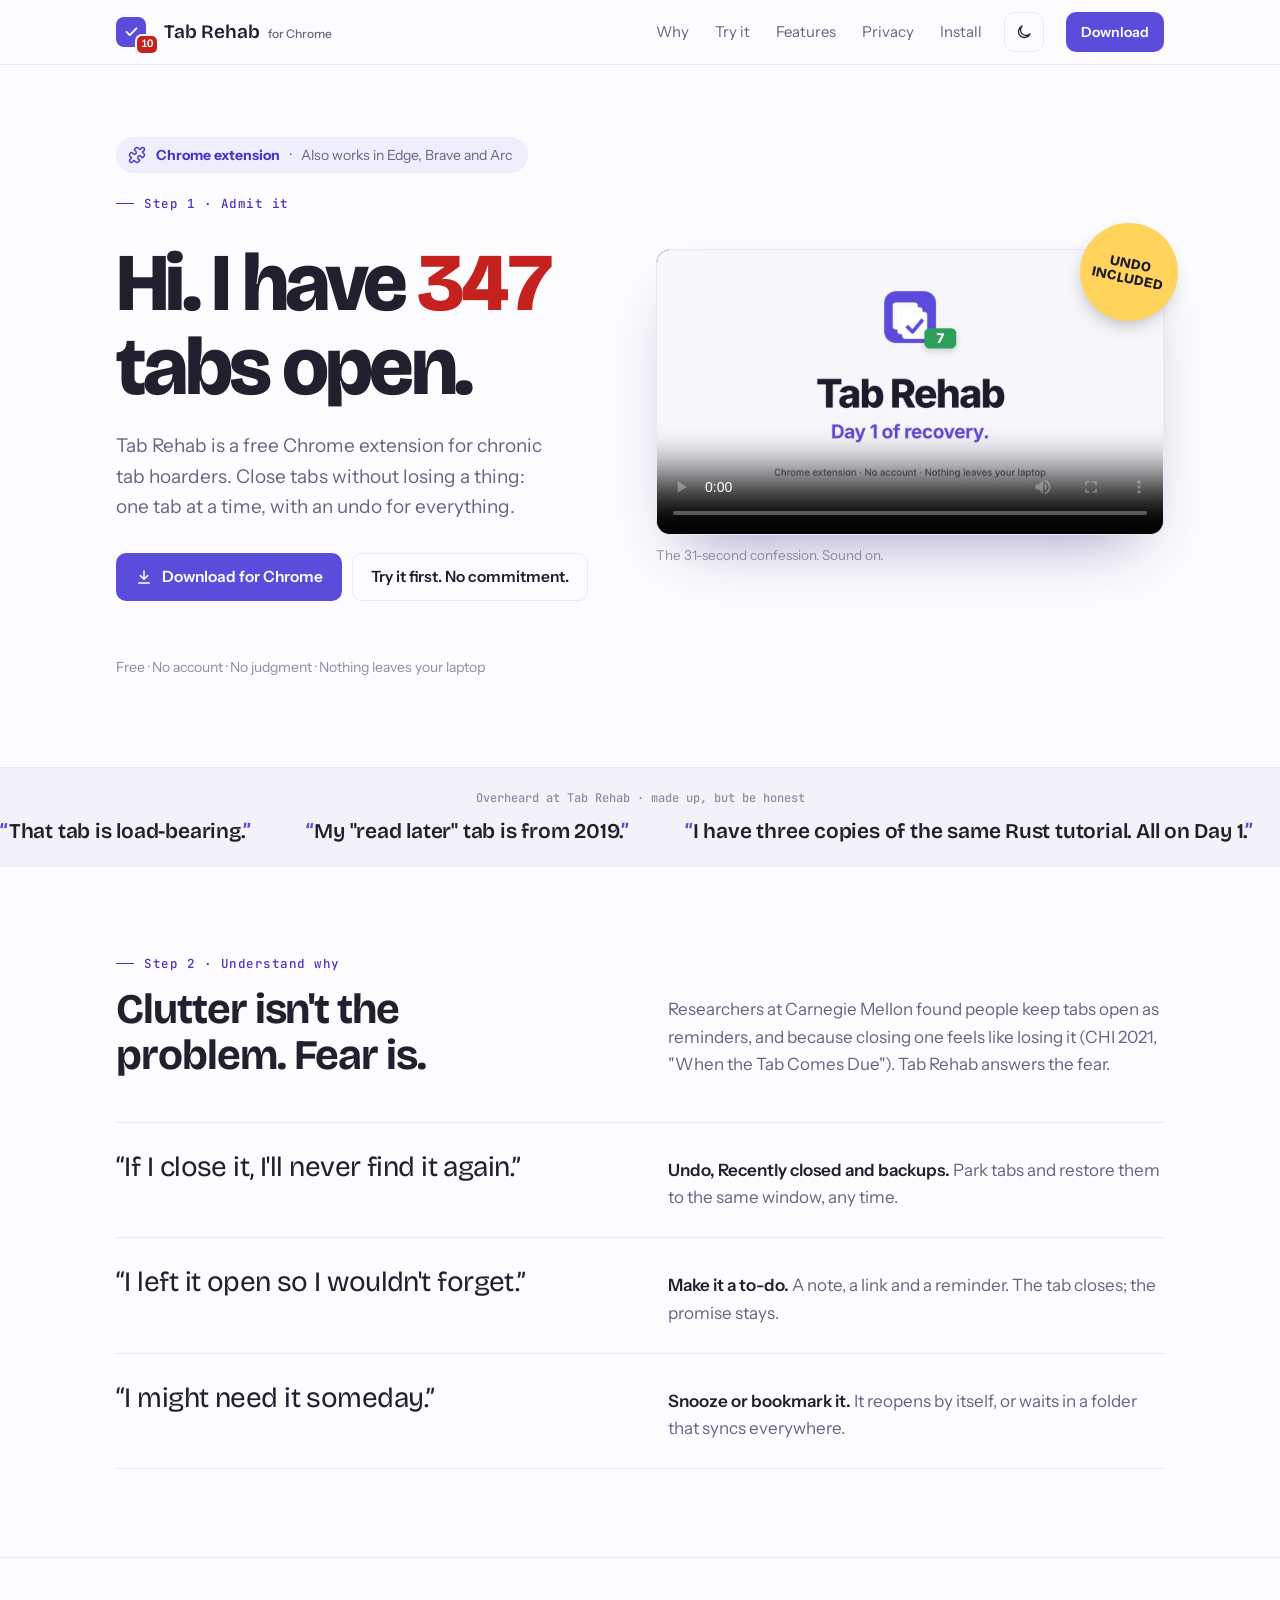
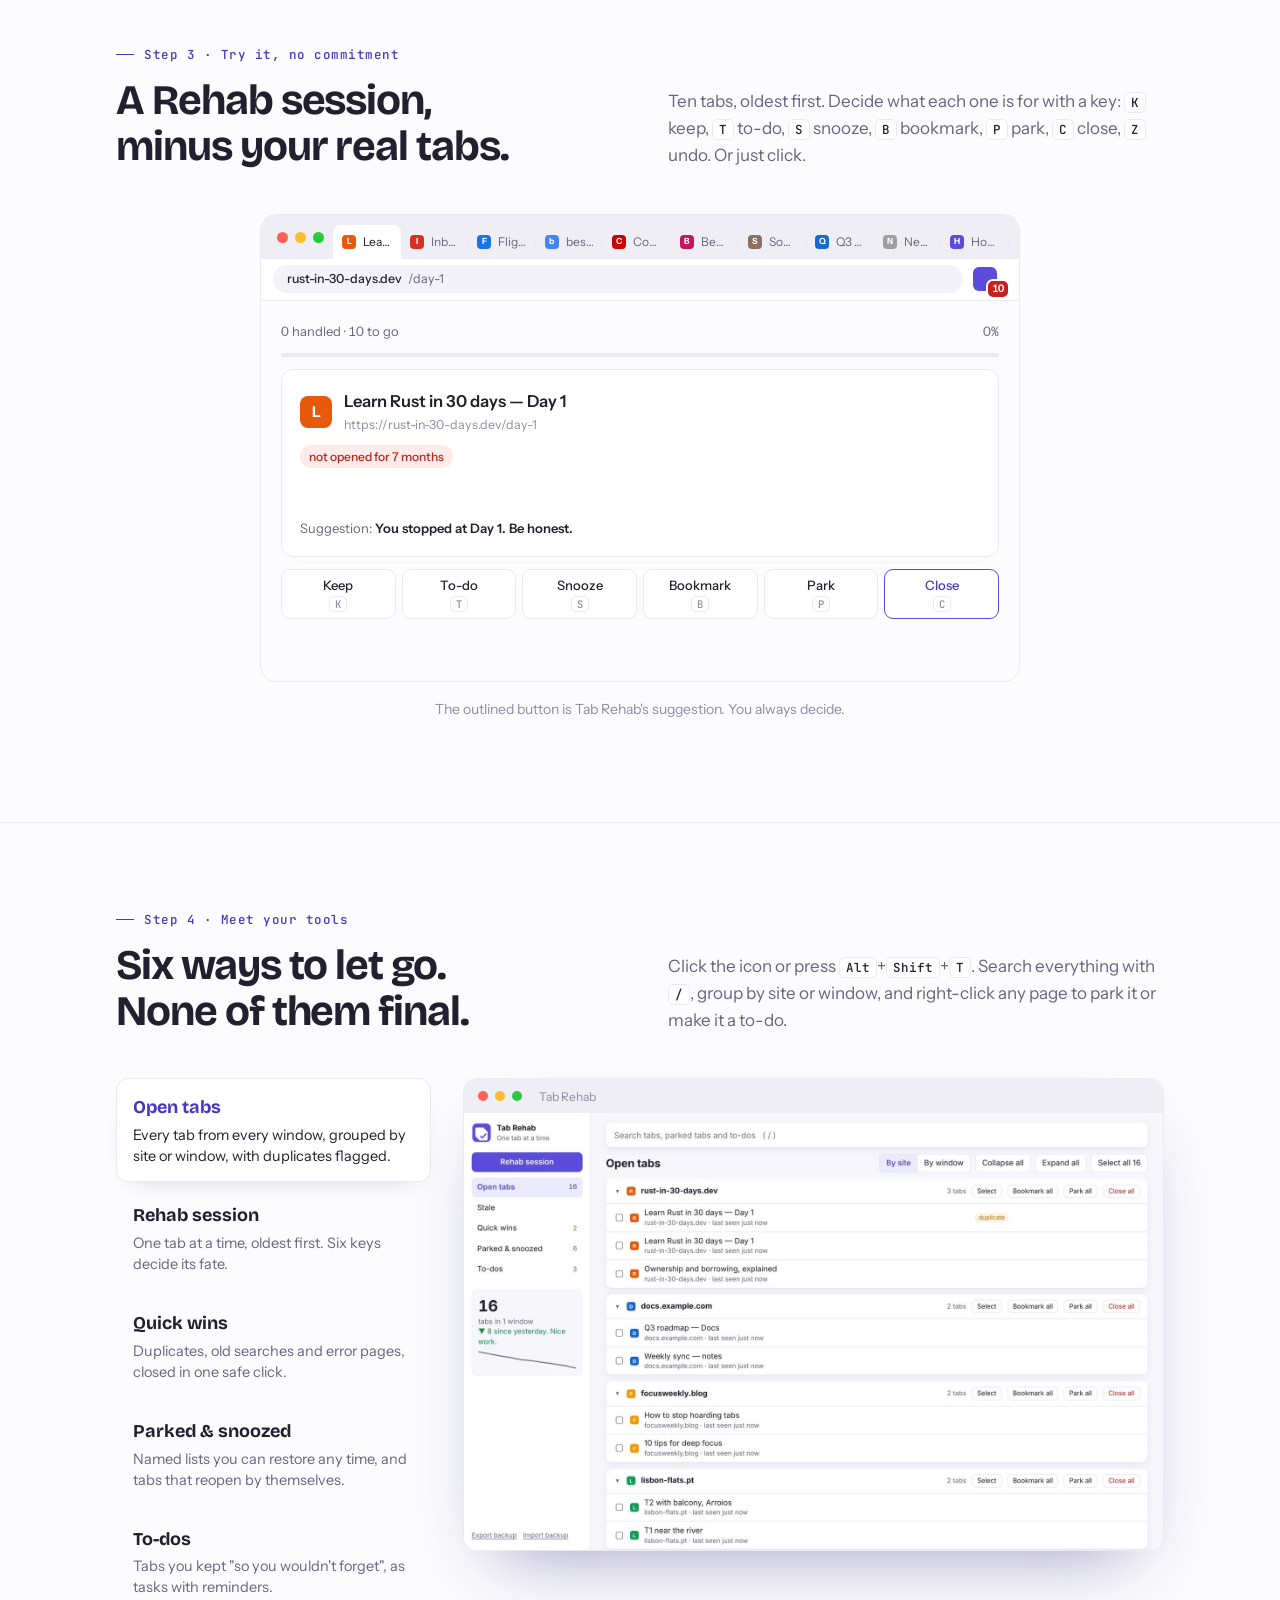
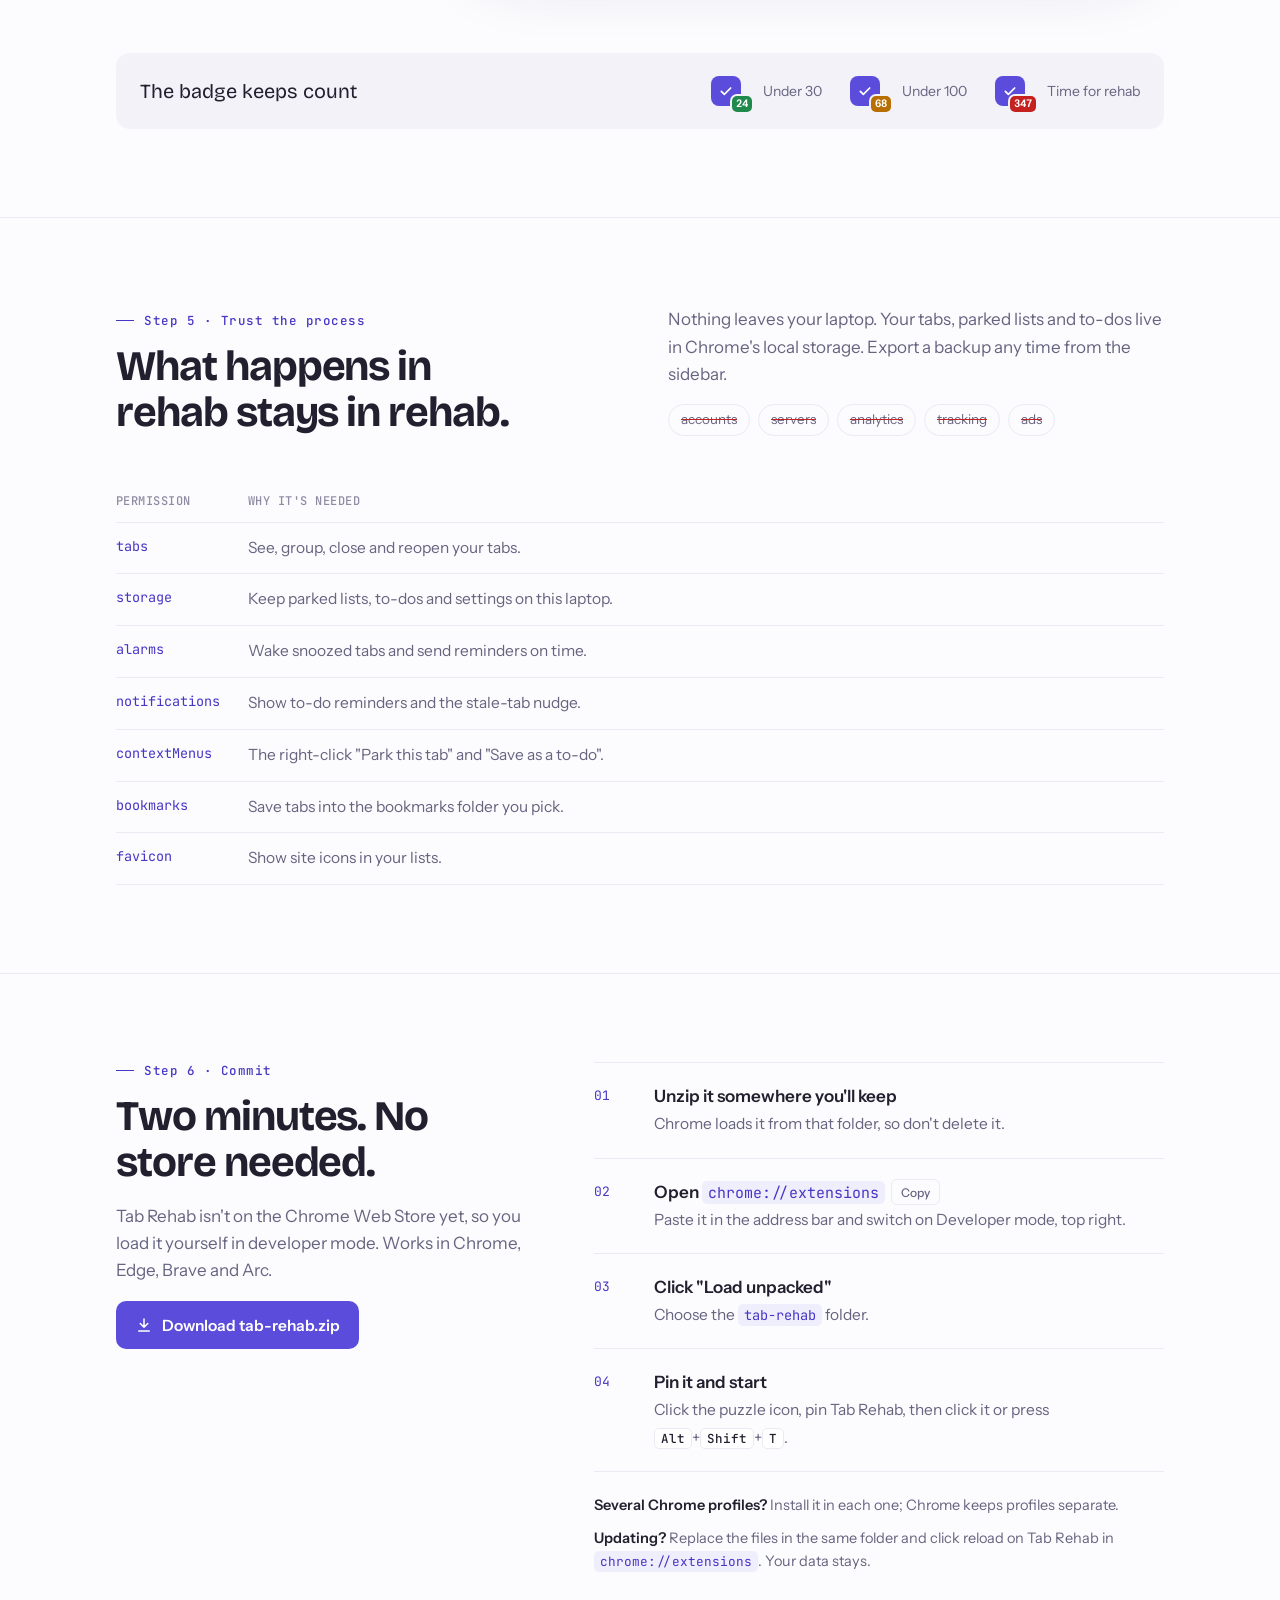
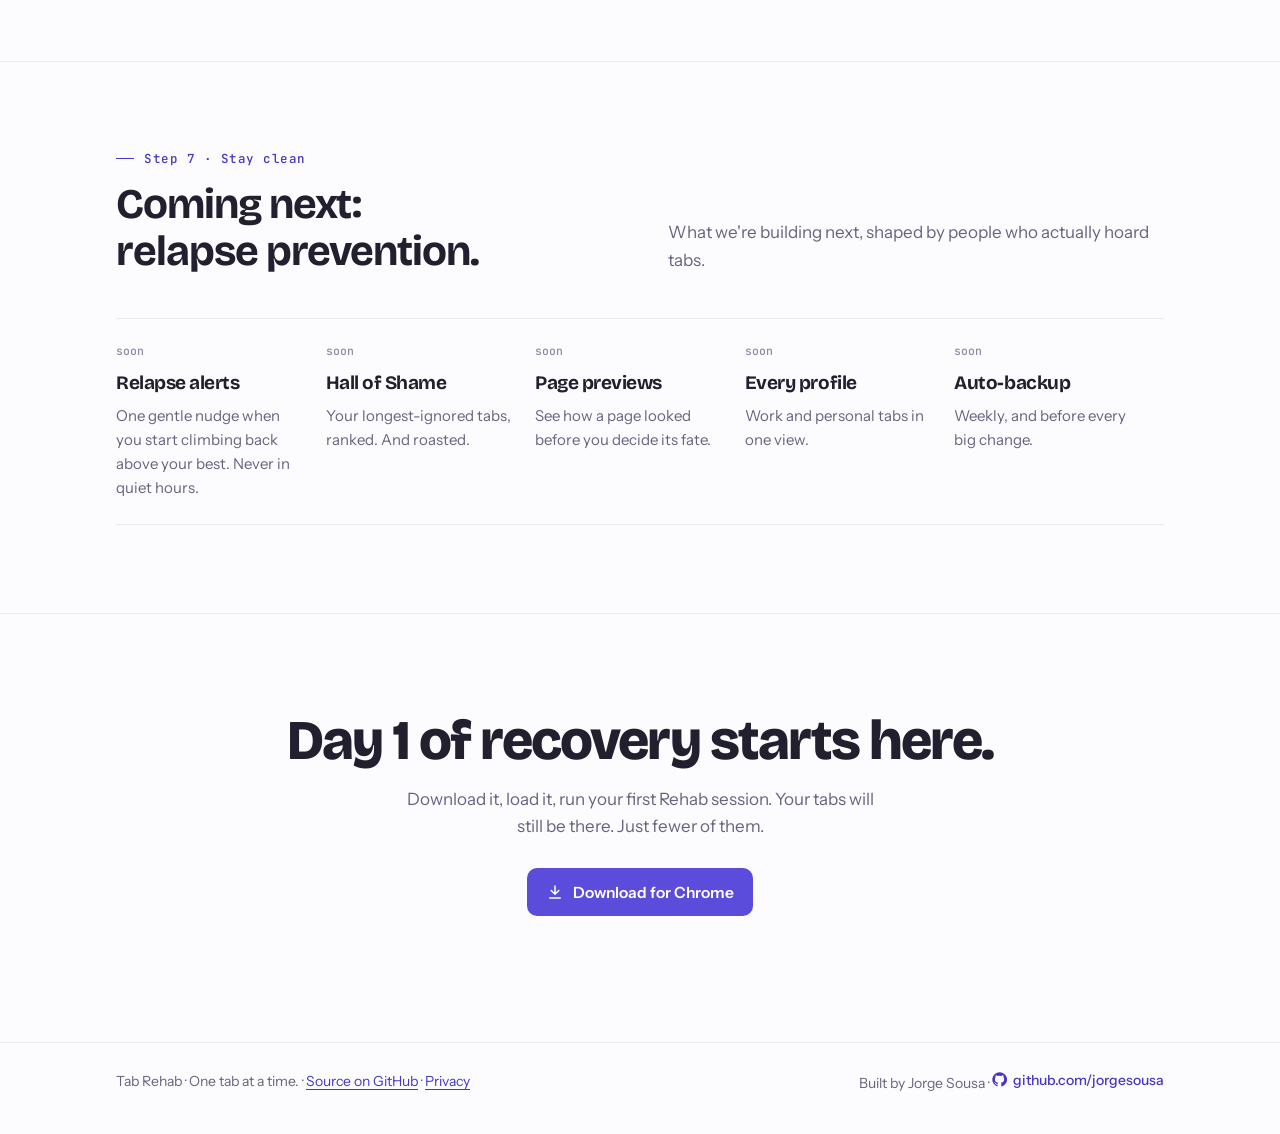
<file: docs/index.html>
<!doctype html>
<html lang="en">
<head>
<meta charset="utf-8">
<meta name="viewport" content="width=device-width, initial-scale=1, viewport-fit=cover">
<title>Tab Rehab · A Chrome extension for chronic tab hoarders</title>
<meta name="description" content="Tab Rehab is a free Chrome extension that helps you close tabs without losing anything: one tab at a time, with an undo for everything.">
<meta property="og:title" content="Tab Rehab">
<meta property="og:description" content="Hi. I have 347 tabs open. A free Chrome extension for chronic tab hoarders.">
<meta property="og:image" content="teaser-poster.jpg">
<link rel="icon" href="favicon.png">
<link rel="preconnect" href="https://fonts.googleapis.com">
<link rel="stylesheet" href="https://fonts.googleapis.com/css2?family=Bricolage+Grotesque:opsz,wght@12..96,400;12..96,500;12..96,600;12..96,700;12..96,800&family=Instrument+Sans:wght@400;500;600&family=JetBrains+Mono:wght@400;500&display=swap">
<style>
/* Layout: one airy column that tells the story in order: problem → why → try it → features → teaser → privacy → install → next. Hairlines instead of boxes. */
:root {
  --bg: #fcfcfe;
  --raised: #ffffff;
  --tint: #f3f2f9;
  --ink: #22202f;
  --muted: #676480;
  --faint: #8e8ba3;
  --line: #ebeaf2;
  --accent: #5b4cdb;
  --accent-ink: #4636c4;
  --accent-soft: #efeefd;
  --on-accent: #ffffff;
  --ok: #1f8a4c; --ok-soft: #e7f6ed; --ok-ink: #17713d;
  --warn: #b86e00; --warn-soft: #fff5e3; --warn-ink: #8a5200;
  --bad: #c5221f; --bad-soft: #fdebea; --bad-ink: #b3261e;
  --chrome: #efeef5;
  --sticker: #ffd35c;
  --display: "Bricolage Grotesque", "Instrument Sans", system-ui, sans-serif;
  --body: "Instrument Sans", system-ui, -apple-system, "Segoe UI", sans-serif;
  --mono: "JetBrains Mono", ui-monospace, Menlo, monospace;
}
@media (prefers-color-scheme: dark) { :root:not([data-theme="light"]) {
  --bg: #111018; --raised: #18171f; --tint: #1d1c27; --ink: #ecebf4; --muted: #a9a6bd; --faint: #7f7b96; --line: #26243282;
  --accent: #9a8fff; --accent-ink: #b9b1ff; --accent-soft: #24213f; --on-accent: #111018;
  --ok: #4fc483; --ok-soft: #15291f; --ok-ink: #84dcab;
  --warn: #f0aa3c; --warn-soft: #2f2410; --warn-ink: #f5c477;
  --bad: #ff6b66; --bad-soft: #321819; --bad-ink: #ff9d98;
  --chrome: #0c0b12;
  color-scheme: dark } }
:root[data-theme="dark"] {
  --bg: #111018; --raised: #18171f; --tint: #1d1c27; --ink: #ecebf4; --muted: #a9a6bd; --faint: #7f7b96; --line: #26243282;
  --accent: #9a8fff; --accent-ink: #b9b1ff; --accent-soft: #24213f; --on-accent: #111018;
  --ok: #4fc483; --ok-soft: #15291f; --ok-ink: #84dcab;
  --warn: #f0aa3c; --warn-soft: #2f2410; --warn-ink: #f5c477;
  --bad: #ff6b66; --bad-soft: #321819; --bad-ink: #ff9d98;
  --chrome: #0c0b12;
  color-scheme: dark }

* { box-sizing: border-box; }
html { scroll-behavior: smooth; }
body { background: var(--bg); color: var(--ink); font: 400 17px/1.6 var(--body); overflow-x: hidden; transition: background-color .3s, color .3s; }
body::before { content: ""; position: fixed; inset: 0 0 auto; height: env(safe-area-inset-top, 0px); z-index: 10; background: var(--bg); }
.wrap { max-width: 1080px; margin: 0 auto; padding-left: max(16px, env(safe-area-inset-left, 0px)); padding-right: max(16px, env(safe-area-inset-right, 0px)); }
a { color: var(--accent-ink); text-underline-offset: 3px; }
:focus-visible { outline: 2px solid var(--accent); outline-offset: 3px; border-radius: 6px; }
h1, h2, h3 { font-family: var(--display); font-weight: 700; letter-spacing: -0.025em; text-wrap: balance; margin: 0; }
h2 { font-size: clamp(30px, 3.6vw, 42px); line-height: 1.1; }
.label { font: 500 12.5px var(--mono); letter-spacing: .04em; color: var(--accent-ink); display: flex; gap: 10px; align-items: center; }
.label::before { content: ""; width: 18px; height: 1px; background: currentColor; }
.muted { color: var(--muted); }
kbd { font: 500 12.5px var(--mono); border: 1px solid var(--line); border-radius: 5px; padding: 1px 6px; background: var(--raised); color: var(--ink); }
code { font: 400 0.88em var(--mono); color: var(--accent-ink); background: var(--accent-soft); padding: 2px 6px; border-radius: 5px; }

/* header */
.top { position: sticky; top: env(safe-area-inset-top, 0px); z-index: 20; background: color-mix(in srgb, var(--bg) 82%, transparent); backdrop-filter: blur(14px); border-bottom: 1px solid var(--line); }
.top .wrap { display: flex; align-items: center; gap: 22px; padding-block: 12px; }
.brand { display: flex; align-items: center; gap: 18px; font-family: var(--display); font-weight: 600; font-size: 19px; color: var(--ink); text-decoration: none; }
.mark { width: 30px; height: 30px; border-radius: 8px; background: var(--accent); display: grid; place-items: center; position: relative; flex: none; }
.mark svg { width: 17px; height: 17px; }
.badge { position: absolute; right: -11px; bottom: -6px; min-width: 20px; text-align: center; color: #fff; font: 600 10.5px/1 var(--body); padding: 3px 4px; border-radius: 5px; box-shadow: 0 0 0 2px var(--bg); font-variant-numeric: tabular-nums; background: var(--bad); transition: background-color .3s; }
.badge.amber { background: var(--warn); } .badge.green { background: var(--ok); }
.badge.bump { animation: bump .35s ease-out; }
@keyframes bump { 40% { transform: scale(1.3); } }
.top nav { margin-left: auto; display: flex; gap: 26px; font-size: 15px; }
.top nav a { color: var(--muted); text-decoration: none; }
.top nav a:hover { color: var(--ink); }
.theme { width: 40px; height: 40px; border-radius: 10px; border: 1px solid var(--line); background: transparent; color: var(--ink); display: grid; place-items: center; cursor: pointer; flex: none; }
.theme svg { width: 18px; height: 18px; }
.theme .sun { display: none; }
.is-dark .theme .sun { display: block; } .is-dark .theme .moon { display: none; }

.btn { display: inline-flex; align-items: center; justify-content: center; gap: 9px; font: 600 15.5px var(--body); border-radius: 10px; padding: 0 18px; min-height: 48px; cursor: pointer; text-decoration: none; border: 1px solid transparent; }
.btn-primary { background: var(--accent); color: var(--on-accent); }
.btn-primary:hover { filter: brightness(1.08); }
.btn-line { border-color: var(--line); color: var(--ink); background: transparent; }
.btn-line:hover { border-color: var(--accent); }
.btn svg { width: 18px; height: 18px; }
.btn-small { min-height: 40px; font-size: 14px; padding: 0 14px; }
.status { font-size: 14px; color: var(--muted); min-height: 1.4em; margin-top: 10px; }
.status.ok { color: var(--ok-ink); } .status.err { color: var(--bad-ink); }

section { padding-block: 88px; border-top: 1px solid var(--line); }
.head { display: grid; grid-template-columns: minmax(0, 1fr) minmax(0, 1fr); gap: 20px 56px; align-items: end; margin-bottom: 44px; }
.head p { margin: 0; color: var(--muted); max-width: 46ch; }
.head h2 { margin-top: 14px; }

/* 1 · hero */
.hero { padding-block: 72px 88px; display: grid; grid-template-columns: minmax(0, 1fr) minmax(0, 1.05fr); gap: 56px; align-items: center; }
.hero h1 { font-size: clamp(46px, 6.4vw, 82px); line-height: 1.02; font-weight: 800; letter-spacing: -0.045em; margin-block: 30px 22px; }
.swap { position: relative; display: inline-block; }
#h347 { position: relative; transition: color .35s; }
#h347::after { content: ""; position: absolute; left: -4%; right: -4%; top: 54%; height: .085em; border-radius: 99px; background: var(--ink); transform: scaleX(0) rotate(-4deg); transform-origin: left center; transition: transform .35s ease; }
.struck #h347 { color: var(--faint); }
.struck #h347::after { transform: scaleX(1) rotate(-4deg); }
#h7 { position: absolute; left: 50%; top: -.52em; font-size: .62em; color: var(--ok); font-weight: 800; transform: translateX(-50%) rotate(-10deg) scale(0); transition: transform .45s cubic-bezier(.3,1.7,.5,1) .15s; }
.struck #h7 { transform: translateX(-50%) rotate(-10deg) scale(1); }
.herofig { position: relative; }
.sticker { position: absolute; right: -14px; top: -26px; z-index: 2; width: 98px; height: 98px; border-radius: 50%; background: var(--sticker); color: #1d1b2c; display: grid; place-items: center; text-align: center; font: 800 14px/1.05 var(--display); letter-spacing: .02em; text-transform: uppercase; transform: rotate(12deg); box-shadow: 0 8px 20px -8px rgba(0,0,0,.35); transition: transform .35s cubic-bezier(.3,1.6,.5,1); }
.herofig:hover .sticker { transform: rotate(-8deg) scale(1.08); }
.overheard { border-top: 1px solid var(--line); padding-block: 22px; background: var(--tint); overflow: hidden; }
.ohlab { font: 500 12px var(--mono); color: var(--faint); text-align: center; margin-bottom: 12px; padding-inline: 16px; }
.marq { display: flex; width: max-content; animation: marq 48s linear infinite; }
.marq span { font: 600 21px var(--display); letter-spacing: -0.01em; white-space: nowrap; color: var(--ink); margin-right: 56px; }
.marq span::before { content: "\201C"; color: var(--accent); }
.marq span::after { content: "\201D"; color: var(--accent); }
.overheard:hover .marq { animation-play-state: paused; }
@keyframes marq { to { transform: translateX(-50%); } }
#why { border-top: 1px solid var(--line); }
.hero h1 em { font-style: normal; color: var(--bad); font-variant-numeric: tabular-nums; }
.hero .lede { font-size: 19px; color: var(--muted); max-width: 34ch; margin: 0 0 30px; }
.ctas { display: flex; flex-wrap: wrap; gap: 10px; }
.facts { margin-top: 26px; font-size: 14px; color: var(--faint); }

.mini { border: 1px solid var(--line); border-radius: 14px; overflow: hidden; background: var(--raised); }
.mini .bar { background: var(--chrome); height: 40px; display: flex; align-items: flex-end; padding: 0 8px 0 64px; position: relative; }
.mini .lights { position: absolute; left: 14px; top: 15px; display: flex; gap: 6px; }
.mini .lights i { width: 10px; height: 10px; border-radius: 50%; display: block; }
.mstrip { display: flex; flex: 1; min-width: 0; height: 30px; overflow: hidden; }
.mt { flex: 1 1 0; min-width: 0; max-width: 120px; height: 30px; display: flex; align-items: center; gap: 6px; padding: 0 3px; font-size: 11.5px; color: var(--muted); white-space: nowrap; overflow: hidden; position: relative; border-radius: 7px 7px 0 0; transition: max-width .45s ease, padding .45s ease, opacity .3s; }
.mt::after { content: ""; position: absolute; right: 0; top: 8px; bottom: 8px; width: 1px; background: var(--line); }
.mt i { width: 11px; height: 11px; border-radius: 3px; flex: none; }
.mt span { overflow: hidden; text-overflow: ellipsis; }
.mt.first { background: var(--raised); color: var(--ink); }
.mt.gone { max-width: 0; padding: 0; opacity: 0; }
.mini .tool { height: 40px; display: flex; align-items: center; gap: 10px; padding: 0 12px; border-bottom: 1px solid var(--line); }
.mini .omni { flex: 1; height: 26px; border-radius: 13px; background: var(--tint); font-size: 12px; color: var(--muted); display: flex; align-items: center; padding: 0 12px; }
.mini .ext { position: relative; width: 22px; height: 22px; border-radius: 6px; background: var(--accent); margin-right: 10px; }
.mini .ext .badge { box-shadow: 0 0 0 2px var(--raised); }
.mini .page { padding: 34px 28px 30px; display: flex; flex-direction: column; align-items: center; text-align: center; gap: 6px; }
.mini .num { font: 400 clamp(64px, 9vw, 104px)/1 var(--display); letter-spacing: -0.05em; font-variant-numeric: tabular-nums; color: var(--bad); transition: color .4s; }
.mini .num.amber { color: var(--warn); } .mini .num.green { color: var(--ok); }
.mini .cap { font-size: 15px; color: var(--muted); min-height: 1.6em; }
.replay { margin-top: 10px; font: 500 13px var(--body); color: var(--muted); background: transparent; border: 1px solid var(--line); border-radius: 99px; padding: 6px 14px; cursor: pointer; min-height: 34px; }
.replay:hover { color: var(--ink); border-color: var(--accent); }

/* 2 · why */
.fears { display: grid; }
.fear { display: grid; grid-template-columns: minmax(0, 1fr) minmax(0, 1fr); gap: 20px 56px; padding-block: 26px; border-top: 1px solid var(--line); align-items: baseline; }
.fear:last-child { border-bottom: 1px solid var(--line); }
.fear q { font: 400 clamp(22px, 2.6vw, 28px)/1.3 var(--display); letter-spacing: -0.02em; quotes: "\201C" "\201D"; background-image: linear-gradient(var(--bad), var(--bad)); background-size: 0% 1.5px; background-position: 0 62%; background-repeat: no-repeat; -webkit-box-decoration-break: clone; box-decoration-break: clone; transition: background-size .5s ease, color .5s ease; }
.fear:hover q { background-size: 100% 1.5px; color: var(--muted); }
.fear p { margin: 0; color: var(--muted); }
.fear p b { color: var(--ink); font-weight: 600; }

/* 3 · try it */
.demo { max-width: 760px; margin: 0 auto; border: 1px solid var(--line); border-radius: 16px; overflow: hidden; background: var(--raised); position: relative; }
.demo .bar { background: var(--chrome); height: 44px; display: flex; align-items: flex-end; padding: 0 10px 0 72px; position: relative; }
.demo .lights { position: absolute; left: 16px; top: 17px; display: flex; gap: 7px; }
.demo .lights i { width: 11px; height: 11px; border-radius: 50%; display: block; }
.strip { display: flex; height: 34px; flex: 1; min-width: 0; overflow: hidden; }
.tb { flex: 1 1 0; min-width: 0; max-width: 150px; height: 34px; display: flex; align-items: center; gap: 7px; padding: 0 9px; font-size: 12px; color: var(--muted); white-space: nowrap; overflow: hidden; position: relative; border-radius: 8px 8px 0 0; transition: max-width .35s ease, padding .35s ease, opacity .25s; }
.tb::after { content: ""; position: absolute; right: 0; top: 9px; bottom: 9px; width: 1px; background: var(--line); }
.tb span { overflow: hidden; text-overflow: ellipsis; }
.tb.cur { background: var(--raised); color: var(--ink); }
.tb.cur::after { display: none; }
.tb.kept { color: var(--ok-ink); }
.tb.gone { max-width: 0; padding: 0; opacity: 0; }
.fv { width: 14px; height: 14px; border-radius: 4px; flex: none; display: grid; place-items: center; color: #fff; font: 700 8.5px/1 var(--body); }
.demo .tool { height: 42px; display: flex; align-items: center; gap: 10px; padding: 0 12px; border-bottom: 1px solid var(--line); }
.demo .omni { flex: 1; min-width: 0; height: 28px; border-radius: 14px; background: var(--tint); display: flex; align-items: center; gap: 6px; padding: 0 14px; font-size: 12.5px; color: var(--muted); white-space: nowrap; overflow: hidden; }
.demo .omni b { color: var(--ink); font-weight: 500; }
.demo .ext { position: relative; width: 24px; height: 24px; border-radius: 6px; background: var(--accent); margin-right: 10px; flex: none; }
.demo .ext .badge { box-shadow: 0 0 0 2px var(--raised); }
.stage { padding: 20px; display: flex; flex-direction: column; gap: 12px; background: var(--bg); min-height: 380px; }
.prog-row { display: flex; justify-content: space-between; font-size: 13px; color: var(--muted); font-variant-numeric: tabular-nums; }
.prog { height: 4px; border-radius: 99px; background: var(--line); overflow: hidden; }
.prog div { height: 100%; width: 0; background: var(--ok); transition: width .45s cubic-bezier(.2,.8,.2,1); }
.deck { position: relative; height: 188px; }
.card { position: absolute; inset: 0; background: var(--raised); border: 1px solid var(--line); border-radius: 12px; padding: 18px; display: flex; flex-direction: column; gap: 10px; transition: transform .42s cubic-bezier(.5,0,.75,0), opacity .42s; }
.card.under { transform: translateY(8px) scale(.97); opacity: .55; }
.card.enter { animation: enter .35s cubic-bezier(.2,.8,.2,1); }
@keyframes enter { from { transform: translateY(8px) scale(.97); opacity: .55; } }
.card.go-close { transform: translate(-130%, 30px) rotate(-12deg); opacity: 0; }
.card.go-park { transform: translateY(110%) scale(.88); opacity: 0; }
.card.go-todo { transform: translate(130%, 20px) rotate(10deg); opacity: 0; }
.card.go-snooze { transform: translateY(-100%) scale(.92); opacity: 0; }
.card.go-bookmark { transform: translate(55%, -85%) scale(.2) rotate(18deg); opacity: 0; }
.card.go-keep { transform: translateX(36px); opacity: 0; }
.card .h { display: flex; gap: 12px; align-items: center; min-width: 0; }
.card .big-fv { width: 32px; height: 32px; border-radius: 8px; flex: none; display: grid; place-items: center; color: #fff; font: 700 15px var(--body); }
.card .t { font-weight: 600; font-size: 16.5px; overflow: hidden; text-overflow: ellipsis; white-space: nowrap; }
.card .u { font-size: 12.5px; color: var(--faint); overflow: hidden; text-overflow: ellipsis; white-space: nowrap; }
.chips { display: flex; gap: 6px; flex-wrap: wrap; }
.chip { font-size: 12px; font-weight: 500; padding: 2px 9px; border-radius: 99px; white-space: nowrap; }
.chip.bad { background: var(--bad-soft); color: var(--bad-ink); }
.chip.warn { background: var(--warn-soft); color: var(--warn-ink); }
.chip.ok { background: var(--ok-soft); color: var(--ok-ink); }
.chip.acc { background: var(--accent-soft); color: var(--accent-ink); }
.hint { margin-top: auto; font-size: 13px; color: var(--muted); }
.hint b { color: var(--ink); font-weight: 600; }
.choices { display: grid; grid-template-columns: repeat(6, minmax(0, 1fr)); gap: 6px; }
.choice { font: 500 13px var(--body); color: var(--ink); background: var(--raised); border: 1px solid var(--line); border-radius: 9px; min-height: 50px; padding: 6px 2px; cursor: pointer; display: flex; flex-direction: column; align-items: center; justify-content: center; gap: 3px; transition: transform .12s, background-color .15s, border-color .15s; }
.choice kbd { font-size: 10.5px; padding: 0 5px; color: var(--faint); }
.choice:hover { border-color: var(--accent); }
.choice.flash, .choice:active { transform: scale(.95); background: var(--accent-soft); border-color: var(--accent); }
.choice.suggest { border-color: var(--accent); color: var(--accent-ink); }
.choice:disabled { opacity: .4; cursor: default; }
.ledger { display: flex; gap: 14px; flex-wrap: wrap; font-size: 12.5px; color: var(--muted); font-variant-numeric: tabular-nums; min-height: 1.6em; }
.ledger b { color: var(--ink); font-weight: 600; }
.dtoast { position: absolute; left: 50%; top: 96px; transform: translate(-50%, -8px); opacity: 0; background: var(--ink); color: var(--bg); font-size: 13px; padding: 7px 8px 7px 14px; border-radius: 9px; display: flex; gap: 10px; align-items: center; white-space: nowrap; transition: transform .25s, opacity .25s; pointer-events: none; z-index: 5; }
.dtoast.on { transform: translate(-50%, 0); opacity: 1; pointer-events: auto; }
.dtoast button { font: 600 12.5px var(--body); color: var(--bg); background: color-mix(in srgb, var(--bg) 20%, transparent); border: 0; border-radius: 6px; padding: 4px 10px; cursor: pointer; min-height: 28px; }
.done { position: absolute; inset: 0; display: flex; flex-direction: column; align-items: center; justify-content: center; text-align: center; gap: 8px; background: var(--raised); border: 1px solid var(--line); border-radius: 12px; padding: 18px; }
.done h3 { font-size: 28px; }
.done .row { display: flex; gap: 8px; flex-wrap: wrap; justify-content: center; margin-top: 8px; }
#confetti { position: absolute; inset: 0; pointer-events: none; z-index: 6; width: 100%; height: 100%; }
.demo-note { text-align: center; font-size: 14px; color: var(--faint); margin-top: 16px; }

/* 4 · features */
.feats { display: grid; grid-template-columns: repeat(3, minmax(0, 1fr)); gap: 0; border-top: 1px solid var(--line); }
.feat { padding: 30px 28px 30px 0; border-bottom: 1px solid var(--line); display: flex; flex-direction: column; gap: 10px; }
.feat:not(:nth-child(3n+1)) { padding-left: 28px; border-left: 1px solid var(--line); }
.feat .ic { width: 38px; height: 38px; border-radius: 10px; background: var(--accent-soft); color: var(--accent-ink); display: grid; place-items: center; transition: transform .3s; }
.feat:hover .ic { transform: rotate(-6deg) scale(1.06); }
.feat .ic svg { width: 20px; height: 20px; }
.feat h3 { font-size: 21px; }
.feat p { margin: 0; color: var(--muted); font-size: 15.5px; }
.badges { display: flex; gap: 28px; flex-wrap: wrap; align-items: center; margin-top: 40px; padding: 22px 24px; border-radius: 14px; background: var(--tint); }
.badges .t { font-family: var(--display); font-size: 20px; margin-right: auto; }
.bs { display: flex; align-items: center; gap: 22px; font-size: 14px; color: var(--muted); }
.bdg { position: relative; width: 30px; height: 30px; border-radius: 8px; background: var(--accent); display: grid; place-items: center; }
.bdg svg { width: 16px; height: 16px; }
.bdg .badge { box-shadow: 0 0 0 2px var(--tint); }

/* 5 · teaser */
.teaser { display: grid; grid-template-columns: minmax(0, 0.75fr) minmax(0, 1.25fr); gap: 56px; align-items: center; }
.teaser h2 { margin-top: 14px; }
.teaser p { color: var(--muted); }
.player { border-radius: 14px; overflow: hidden; background: #0d0c14; border: 1px solid var(--line); }
.player video { display: block; width: 100%; height: auto; aspect-ratio: 16 / 9; max-width: 100%; }

/* 6 · privacy */
.never { display: flex; flex-wrap: wrap; gap: 8px; }
.never span { font-size: 13.5px; padding: 4px 12px; border-radius: 99px; border: 1px solid var(--line); color: var(--muted); text-decoration: line-through; text-decoration-color: var(--bad); }
.perms { overflow-x: auto; }
table { width: 100%; border-collapse: collapse; font-size: 15.5px; min-width: 420px; }
th, td { text-align: left; padding: 13px 0; border-bottom: 1px solid var(--line); vertical-align: top; }
th { font: 500 12px var(--mono); color: var(--faint); letter-spacing: .04em; }
td:first-child { font-family: var(--mono); font-size: 13.5px; color: var(--accent-ink); white-space: nowrap; padding-right: 28px; width: 1%; }
td:last-child { color: var(--muted); }

/* 7 · install */
.install { display: grid; grid-template-columns: minmax(0, 0.85fr) minmax(0, 1.15fr); gap: 56px; align-items: start; }
.install h2 { margin-top: 14px; }
.install .side p { color: var(--muted); }
.steps { list-style: none; margin: 0; padding: 0; counter-reset: s; }
.steps li { counter-increment: s; display: grid; grid-template-columns: 44px minmax(0, 1fr); gap: 16px; padding-block: 20px; border-top: 1px solid var(--line); }
.steps li:last-child { border-bottom: 1px solid var(--line); }
.steps li::before { content: counter(s, decimal-leading-zero); font: 400 13px var(--mono); color: var(--accent-ink); padding-top: 4px; }
.steps b { display: block; font-weight: 600; font-size: 17px; }
.steps span { color: var(--muted); font-size: 15.5px; }
.copy { font: 500 12px var(--body); background: transparent; color: var(--muted); border: 1px solid var(--line); border-radius: 6px; padding: 2px 9px; cursor: pointer; margin-left: 6px; min-height: 26px; vertical-align: 1px; }
.copy:hover { color: var(--ink); border-color: var(--accent); }
.tips { margin-top: 22px; display: grid; gap: 10px; font-size: 14.5px; color: var(--muted); }
.tips b { color: var(--ink); font-weight: 600; }

/* 8 · next */
.next { display: grid; grid-template-columns: repeat(auto-fit, minmax(min(100%, 190px), 1fr)); gap: 0; border-top: 1px solid var(--line); }
.next div { padding: 24px 22px 24px 0; border-bottom: 1px solid var(--line); }
.next h3 { font-size: 19px; margin-bottom: 6px; }
.next p { margin: 0; font-size: 15px; color: var(--muted); }
.next .soon { font: 500 11.5px var(--mono); color: var(--faint); display: block; margin-bottom: 10px; }

.final { text-align: center; padding-block: 96px; }
.final h2 { font-size: clamp(34px, 4.6vw, 56px); font-weight: 800; letter-spacing: -0.035em; }
.final p { margin: 14px auto 28px; max-width: 44ch; color: var(--muted); }
footer { border-top: 1px solid var(--line); padding-block: 26px 40px; font-size: 14px; color: var(--muted); }
footer .wrap { display: flex; justify-content: space-between; gap: 16px; flex-wrap: wrap; align-items: center; }
footer .gh { display: inline-flex; align-items: center; gap: 6px; font-weight: 500; text-decoration: none; }
footer .gh:hover { text-decoration: underline; }

@media (max-width: 900px) {
  .hero, .head, .teaser, .install { grid-template-columns: minmax(0, 1fr); gap: 32px; }
  .feats { grid-template-columns: minmax(0, 1fr); }
  .feat, .feat:not(:nth-child(3n+1)) { padding: 24px 0; border-left: 0; }
  .fear { grid-template-columns: minmax(0, 1fr); gap: 8px; }
  .top nav { display: none; }
  .theme { margin-left: auto; }
  section { padding-block: 64px; }
  .hero { padding-block: 40px 64px; }
}
@media (max-width: 560px) {
  .choices { grid-template-columns: repeat(3, minmax(0, 1fr)); }
  .stage { min-height: 430px; }
  .demo .bar { padding-left: 62px; }
  .badges .t { width: 100%; }
}
.extpill { display: inline-flex; align-items: center; gap: 10px; flex-wrap: wrap; background: var(--accent-soft); color: var(--accent-ink); border-radius: 99px; padding: 7px 16px 7px 12px; font-size: 14px; margin-bottom: 22px; }
.extpill svg { width: 18px; height: 18px; flex: none; }
.extpill b { font-weight: 700; }
.extpill span { color: var(--muted); }
.extpill span::before { content: "·"; margin-right: 10px; color: var(--accent-ink); }
.forchrome { font: 500 12px var(--body); color: var(--muted); margin-left: 4px; letter-spacing: 0; }
.vcap { font-size: 13.5px; color: var(--faint); margin-top: 10px; }
.herofig .player { box-shadow: 0 30px 60px -28px rgba(40,30,120,.45); }
.gallery { display: grid; grid-template-columns: minmax(0, 0.72fr) minmax(0, 1.6fr); gap: 32px; align-items: start; }
.gtabs { display: flex; flex-direction: column; gap: 4px; }
.gtabs [role=tab] { text-align: left; font: inherit; color: var(--muted); background: transparent; border: 1px solid transparent; border-radius: 12px; padding: 14px 16px; cursor: pointer; display: flex; flex-direction: column; gap: 3px; transition: background-color .2s, color .2s, border-color .2s; }
.gtabs [role=tab] b { font-family: var(--display); font-size: 18px; font-weight: 700; color: var(--ink); }
.gtabs [role=tab] span { font-size: 14.5px; line-height: 1.45; }
.gtabs [role=tab]:hover { background: var(--tint); }
.gtabs [role=tab][aria-selected=true] { background: var(--raised); border-color: var(--line); color: var(--ink); box-shadow: 0 10px 24px -18px rgba(40,30,120,.35); }
.gtabs [role=tab][aria-selected=true] b { color: var(--accent-ink); }
.gshot { margin: 0; }
.gframe { border: 1px solid var(--line); border-radius: 14px; overflow: hidden; background: var(--raised); box-shadow: 0 34px 70px -34px rgba(40,30,120,.45); }
.gbar { height: 34px; background: var(--chrome); display: flex; align-items: center; gap: 7px; padding: 0 14px; }
.gbar i { width: 10px; height: 10px; border-radius: 50%; display: block; }
.gbar span { margin-left: 10px; font-size: 12px; color: var(--faint); }
.gimgs { position: relative; aspect-ratio: 16 / 10; max-width: 100%; background: #f6f6fb; }
.gimgs img { position: absolute; inset: 0; width: 100%; height: 100%; object-fit: cover; object-position: top left; opacity: 0; transform: scale(1.01); transition: opacity .35s ease, transform .5s ease; }
.gimgs img.on { opacity: 1; transform: none; }
.gshot figcaption { display: none; font-size: 14.5px; color: var(--muted); margin-top: 12px; }
@media (max-width: 900px) {
  .gallery { grid-template-columns: minmax(0, 1fr); gap: 16px; }
  .gtabs { flex-direction: row; flex-wrap: wrap; gap: 6px; }
  .gtabs [role=tab] { padding: 8px 12px; border-color: var(--line); border-radius: 99px; }
  .gtabs [role=tab] b { font-size: 14px; font-family: var(--body); font-weight: 600; }
  .gtabs [role=tab] span { display: none; }
  .gshot figcaption { display: block; }
}
@media (max-width: 560px) { .sticker { right: -4px; top: -30px; width: 82px; height: 82px; font-size: 12px; } .marq span { font-size: 18px; } }
@media (prefers-reduced-motion: reduce) {
  *, *::before, *::after { transition-duration: .01ms !important; animation-duration: .01ms !important; }
  html { scroll-behavior: auto; }
  .marq { animation: none; width: auto; flex-wrap: wrap; justify-content: center; row-gap: 8px; padding-inline: 16px; }
  .marq span.dup { display: none; }
}

body { margin: 0; }
img { max-width: 100%; }
[hidden] { display: none !important; }
</style>
</head>
<body>
<header class="top">
  <div class="wrap">
    <a class="brand" href="#top" aria-label="Tab Rehab, back to top">
      <span class="mark" aria-hidden="true"><svg viewBox="0 0 24 24" fill="none" stroke="#fff" stroke-width="2.6" stroke-linecap="round" stroke-linejoin="round"><path d="M5 12.5l4.5 4.5L19 7.5"/></svg><span class="badge" data-badge>10</span></span>
      <span>Tab Rehab <small class="forchrome">for Chrome</small></span>
    </a>
    <nav aria-label="Page sections">
      <a href="#why">Why</a><a href="#try">Try it</a><a href="#features">Features</a><a href="#privacy">Privacy</a><a href="#install">Install</a>
    </nav>
    <button type="button" class="theme" id="theme" aria-label="Switch to dark mode">
      <svg class="moon" viewBox="0 0 24 24" fill="none" stroke="currentColor" stroke-width="1.8" stroke-linecap="round" stroke-linejoin="round" aria-hidden="true"><path d="M20 14.5A8 8 0 1 1 9.5 4a6.5 6.5 0 0 0 10.5 10.5z"/></svg>
      <svg class="sun" viewBox="0 0 24 24" fill="none" stroke="currentColor" stroke-width="1.8" stroke-linecap="round" aria-hidden="true"><circle cx="12" cy="12" r="4"/><path d="M12 2.5v2.2M12 19.3v2.2M2.5 12h2.2M19.3 12h2.2M5.3 5.3l1.6 1.6M17.1 17.1l1.6 1.6M5.3 18.7l1.6-1.6M17.1 6.9l1.6-1.6"/></svg>
    </button>
    <button type="button" class="btn btn-primary btn-small" data-download>Download</button>
  </div>
</header>

<main id="top">
  <!-- 1 · the problem -->
  <div class="wrap hero">
    <div>
      <div class="extpill"><svg viewBox="0 0 24 24" fill="none" stroke="currentColor" stroke-width="1.9" stroke-linecap="round" stroke-linejoin="round" aria-hidden="true"><path d="M19.44 7.85c-.05.32.06.65.29.88l1.57 1.57c.47.47.7 1.09.7 1.7s-.23 1.24-.7 1.71l-1.61 1.61a.98.98 0 0 1-.84.28c-.47-.07-.8-.48-.97-.93a2.5 2.5 0 1 0-3.21 3.21c.45.17.86.5.93.97a.98.98 0 0 1-.28.84l-1.61 1.61a2.4 2.4 0 0 1-3.41 0l-1.57-1.57a1.03 1.03 0 0 0-.88-.29c-.49.07-.84.5-1.02.97a2.5 2.5 0 1 1-3.24-3.24c.47-.18.9-.53.97-1.02a1.03 1.03 0 0 0-.29-.88l-1.57-1.57a2.4 2.4 0 0 1 0-3.41L4.23 8.77c.24-.24.58-.35.92-.3.51.08.88.53 1.07 1.01a2.5 2.5 0 1 0 3.26-3.26c-.48-.2-.93-.56-1.01-1.07-.05-.34.06-.68.3-.92l1.53-1.53a2.4 2.4 0 0 1 3.4 0l1.57 1.57c.23.23.56.34.88.29.49-.07.84-.5 1.02-.97a2.5 2.5 0 1 1 3.24 3.24c-.47.18-.9.53-.97 1.02z"/></svg><b>Chrome extension</b><span>Also works in Edge, Brave and Arc</span></div>
      <div class="label">Step 1 · Admit it</div>
      <h1 id="heroH1">Hi. I have <em>347</em> tabs open.</h1>
      <p class="lede">Tab Rehab is a free Chrome extension for chronic tab hoarders. Close tabs without losing a thing: one tab at a time, with an undo for everything.</p>
      <div class="ctas">
        <button type="button" class="btn btn-primary" data-download>
          <svg viewBox="0 0 24 24" fill="none" stroke="currentColor" stroke-width="2" stroke-linecap="round" stroke-linejoin="round" aria-hidden="true"><path d="M12 4v11M7 10l5 5 5-5M5 20h14"/></svg>
          Download for Chrome
        </button>
        <a class="btn btn-line" href="#try">Try it first. No commitment.</a>
      </div>
      <div class="status" role="status" aria-live="polite" data-status></div>
      <div class="facts">Free · No account · No judgment · Nothing leaves your laptop</div>
    </div>
    <div class="herofig"><span class="sticker" aria-hidden="true">Undo<br>included</span>
      <div class="player">
        <video controls playsinline preload="metadata" poster="teaser-poster.jpg" aria-label="Tab Rehab teaser video, 31 seconds">
          <source src="teaser.mp4" type="video/mp4">
        </video>
      </div>
      <div class="vcap">The 31-second confession. Sound on.</div>
    </div>
  </div>

  <div class="overheard" role="region" aria-label="Overheard at Tab Rehab, made-up confessions">
    <div class="ohlab">Overheard at Tab Rehab · made up, but be honest</div>
    <div class="marq">
      <span>That tab is load-bearing.</span><span>My "read later" tab is from 2019.</span><span>I have three copies of the same Rust tutorial. All on Day 1.</span><span>I don't close tabs. I wait for Chrome to crash.</span><span>I opened a tab to remind me to close tabs.</span><span>It's not hoarding if they're in groups.</span><span>I keep a recipe open that I've never cooked.</span>
      <span class="dup" aria-hidden="true">That tab is load-bearing.</span><span class="dup" aria-hidden="true">My "read later" tab is from 2019.</span><span class="dup" aria-hidden="true">I have three copies of the same Rust tutorial. All on Day 1.</span><span class="dup" aria-hidden="true">I don't close tabs. I wait for Chrome to crash.</span><span class="dup" aria-hidden="true">I opened a tab to remind me to close tabs.</span><span class="dup" aria-hidden="true">It's not hoarding if they're in groups.</span><span class="dup" aria-hidden="true">I keep a recipe open that I've never cooked.</span>
    </div>
  </div>

  <!-- 2 · why -->
  <section id="why">
    <div class="wrap">
      <div class="head">
        <div><div class="label">Step 2 · Understand why</div><h2>Clutter isn't the problem. Fear is.</h2></div>
        <p>Researchers at Carnegie Mellon found people keep tabs open as reminders, and because closing one feels like losing it (CHI 2021, "When the Tab Comes Due"). Tab Rehab answers the fear.</p>
      </div>
      <div class="fears">
        <div class="fear"><q>If I close it, I'll never find it again.</q><p><b>Undo, Recently closed and backups.</b> Park tabs and restore them to the same window, any time.</p></div>
        <div class="fear"><q>I left it open so I wouldn't forget.</q><p><b>Make it a to-do.</b> A note, a link and a reminder. The tab closes; the promise stays.</p></div>
        <div class="fear"><q>I might need it someday.</q><p><b>Snooze or bookmark it.</b> It reopens by itself, or waits in a folder that syncs everywhere.</p></div>
      </div>
    </div>
  </section>

  <!-- 3 · try it -->
  <section id="try">
    <div class="wrap">
      <div class="head">
        <div><div class="label">Step 3 · Try it, no commitment</div><h2>A Rehab session, minus your real tabs.</h2></div>
        <p>Ten tabs, oldest first. Decide what each one is for with a key: <kbd>K</kbd> keep, <kbd>T</kbd> to-do, <kbd>S</kbd> snooze, <kbd>B</kbd> bookmark, <kbd>P</kbd> park, <kbd>C</kbd> close, <kbd>Z</kbd> undo. Or just click.</p>
      </div>
      <div class="demo" id="demo">
        <div class="bar"><div class="lights" aria-hidden="true"><i style="background:#ff5f57"></i><i style="background:#febc2e"></i><i style="background:#28c840"></i></div><div class="strip" id="strip" aria-hidden="true"></div></div>
        <div class="tool"><div class="omni" id="omni"></div><div class="ext" aria-hidden="true"><span class="badge" data-badge>10</span></div></div>
        <div class="stage">
          <div class="prog-row"><span id="handled">0 handled · 10 to go</span><span id="pct">0%</span></div>
          <div class="prog"><div id="bar"></div></div>
          <div class="deck" id="deck" aria-live="polite"></div>
          <div class="choices" id="choices" role="group" aria-label="Decide what this tab is for">
            <button type="button" class="choice" data-act="keep">Keep<kbd>K</kbd></button>
            <button type="button" class="choice" data-act="todo">To-do<kbd>T</kbd></button>
            <button type="button" class="choice" data-act="snooze">Snooze<kbd>S</kbd></button>
            <button type="button" class="choice" data-act="bookmark">Bookmark<kbd>B</kbd></button>
            <button type="button" class="choice" data-act="park">Park<kbd>P</kbd></button>
            <button type="button" class="choice" data-act="close">Close<kbd>C</kbd></button>
          </div>
          <div class="ledger" id="ledger"></div>
        </div>
        <div class="dtoast" id="dtoast" role="status"><span id="dtoast-msg"></span><button type="button" id="undo">Undo</button></div>
        <canvas id="confetti" aria-hidden="true"></canvas>
      </div>
      <p class="demo-note">The outlined button is Tab Rehab's suggestion. You always decide.</p>
    </div>
  </section>

  <!-- 4 · what it does -->
  <section id="features">
    <div class="wrap">
      <div class="head">
        <div><div class="label">Step 4 · Meet your tools</div><h2>Six ways to let go. None of them final.</h2></div>
        <p>Click the icon or press <kbd>Alt</kbd>+<kbd>Shift</kbd>+<kbd>T</kbd>. Search everything with <kbd>/</kbd>, group by site or window, and right-click any page to park it or make it a to-do.</p>
      </div>
      <div class="gallery">
        <div class="gtabs" role="tablist" aria-label="Screens of the extension">
          <button type="button" role="tab" aria-selected="true" aria-controls="gpanel" data-i="0"><b>Open tabs</b><span>Every tab from every window, grouped by site or window, with duplicates flagged.</span></button>
          <button type="button" role="tab" aria-selected="false" aria-controls="gpanel" data-i="1" tabindex="-1"><b>Rehab session</b><span>One tab at a time, oldest first. Six keys decide its fate.</span></button>
          <button type="button" role="tab" aria-selected="false" aria-controls="gpanel" data-i="2" tabindex="-1"><b>Quick wins</b><span>Duplicates, old searches and error pages, closed in one safe click.</span></button>
          <button type="button" role="tab" aria-selected="false" aria-controls="gpanel" data-i="3" tabindex="-1"><b>Parked &amp; snoozed</b><span>Named lists you can restore any time, and tabs that reopen by themselves.</span></button>
          <button type="button" role="tab" aria-selected="false" aria-controls="gpanel" data-i="4" tabindex="-1"><b>To-dos</b><span>Tabs you kept "so you wouldn't forget", as tasks with reminders.</span></button>
        </div>
        <figure class="gshot" id="gpanel" role="tabpanel">
          <div class="gframe">
            <div class="gbar" aria-hidden="true"><i style="background:#ff5f57"></i><i style="background:#febc2e"></i><i style="background:#28c840"></i><span>Tab Rehab</span></div>
            <div class="gimgs">
              <img class="on" src="shot-open-tabs.jpg" width="1600" height="1000" alt="Open tabs view: tabs grouped by site, with a duplicate badge and Park all and Close all buttons per group">
              <img src="shot-rehab.jpg" width="1600" height="1000" alt="Rehab session: one tab card with Keep, To-do, Snooze, Bookmark, Park and Close" loading="lazy">
              <img src="shot-quick-wins.jpg" width="1600" height="1000" alt="Quick wins: duplicate copies and junk tabs with a Close all safely button" loading="lazy">
              <img src="shot-parked.jpg" width="1600" height="1000" alt="Parked and snoozed: a snoozed talk and parked lists like Porto trip with Restore all" loading="lazy">
              <img src="shot-todos.jpg" width="1600" height="1000" alt="To-dos with notes, an overdue reminder and a read-later item" loading="lazy">
            </div>
          </div>
          <figcaption id="gcap">Every tab from every window, grouped by site or window, with duplicates flagged.</figcaption>
        </figure>
      </div>
      <div class="feats" hidden>
        <div class="feat"><div class="ic"><svg viewBox="0 0 24 24" fill="none" stroke="currentColor" stroke-width="1.8" stroke-linecap="round" stroke-linejoin="round" aria-hidden="true"><path d="M5 12.5l4.5 4.5L19 7.5"/></svg></div><h3>Rehab session</h3><p>Your tabs one at a time, oldest first, with six one-key decisions and a progress bar.</p></div>
        <div class="feat"><div class="ic"><svg viewBox="0 0 24 24" fill="none" stroke="currentColor" stroke-width="1.8" stroke-linecap="round" stroke-linejoin="round" aria-hidden="true"><path d="M13 3L5 14h6l-1 7 8-11h-6z"/></svg></div><h3>Quick wins</h3><p>Duplicates, empty tabs, old searches and error pages, closed in one click with zero risk.</p></div>
        <div class="feat"><div class="ic"><svg viewBox="0 0 24 24" fill="none" stroke="currentColor" stroke-width="1.8" stroke-linecap="round" stroke-linejoin="round" aria-hidden="true"><circle cx="12" cy="12" r="8"/><path d="M12 8v4l3 2"/></svg></div><h3>Stale tabs</h3><p>Tabs you haven't opened in 1 to 30 days. Park them all at once; pinned and playing tabs are never touched.</p></div>
        <div class="feat"><div class="ic"><svg viewBox="0 0 24 24" fill="none" stroke="currentColor" stroke-width="1.8" stroke-linecap="round" stroke-linejoin="round" aria-hidden="true"><path d="M3 7h18M5 7v11a1 1 0 0 0 1 1h12a1 1 0 0 0 1-1V7M9 11h6"/></svg></div><h3>Park &amp; restore</h3><p>Save tabs to a named list and close them. Restore later, back in the window they came from.</p></div>
        <div class="feat"><div class="ic"><svg viewBox="0 0 24 24" fill="none" stroke="currentColor" stroke-width="1.8" stroke-linecap="round" stroke-linejoin="round" aria-hidden="true"><path d="M17 3H7v18l5-4 5 4z"/></svg></div><h3>Snooze &amp; bookmarks</h3><p>Close a tab and have it reopen tomorrow, or save it into a bookmarks folder of your choice.</p></div>
        <div class="feat"><div class="ic"><svg viewBox="0 0 24 24" fill="none" stroke="currentColor" stroke-width="1.8" stroke-linecap="round" stroke-linejoin="round" aria-hidden="true"><path d="M9 11l3 3 8-8M20 12v7a1 1 0 0 1-1 1H5a1 1 0 0 1-1-1V5a1 1 0 0 1 1-1h11"/></svg></div><h3>To-dos with reminders</h3><p>A "don't forget" tab becomes a note, a link and a Chrome notification at the time you pick.</p></div>
      </div>
      <div class="badges" role="list" aria-label="The toolbar badge shows your tab count in three colours">
        <span class="t" role="listitem">The badge keeps count</span>
        <span class="bs" role="listitem"><span class="bdg" aria-hidden="true"><svg viewBox="0 0 24 24" fill="none" stroke="#fff" stroke-width="2.6" stroke-linecap="round" stroke-linejoin="round"><path d="M5 12.5l4.5 4.5L19 7.5"/></svg><span class="badge green">24</span></span>Under 30</span>
        <span class="bs" role="listitem"><span class="bdg" aria-hidden="true"><svg viewBox="0 0 24 24" fill="none" stroke="#fff" stroke-width="2.6" stroke-linecap="round" stroke-linejoin="round"><path d="M5 12.5l4.5 4.5L19 7.5"/></svg><span class="badge amber">68</span></span>Under 100</span>
        <span class="bs" role="listitem"><span class="bdg" aria-hidden="true"><svg viewBox="0 0 24 24" fill="none" stroke="#fff" stroke-width="2.6" stroke-linecap="round" stroke-linejoin="round"><path d="M5 12.5l4.5 4.5L19 7.5"/></svg><span class="badge">347</span></span>Time for rehab</span>
      </div>
    </div>
  </section>

  <!-- 6 · privacy, before you install -->
  <section id="privacy">
    <div class="wrap">
      <div class="head">
        <div><div class="label">Step 5 · Trust the process</div><h2>What happens in rehab stays in rehab.</h2></div>
        <div>
          <p style="margin-bottom:16px">Nothing leaves your laptop. Your tabs, parked lists and to-dos live in Chrome's local storage. Export a backup any time from the sidebar.</p>
          <div class="never" aria-label="Things Tab Rehab doesn't have"><span>accounts</span><span>servers</span><span>analytics</span><span>tracking</span><span>ads</span></div>
        </div>
      </div>
      <div class="perms">
        <table>
          <thead><tr><th scope="col">PERMISSION</th><th scope="col">WHY IT'S NEEDED</th></tr></thead>
          <tbody>
            <tr><td>tabs</td><td>See, group, close and reopen your tabs.</td></tr>
            <tr><td>storage</td><td>Keep parked lists, to-dos and settings on this laptop.</td></tr>
            <tr><td>alarms</td><td>Wake snoozed tabs and send reminders on time.</td></tr>
            <tr><td>notifications</td><td>Show to-do reminders and the stale-tab nudge.</td></tr>
            <tr><td>contextMenus</td><td>The right-click "Park this tab" and "Save as a to-do".</td></tr>
            <tr><td>bookmarks</td><td>Save tabs into the bookmarks folder you pick.</td></tr>
            <tr><td>favicon</td><td>Show site icons in your lists.</td></tr>
          </tbody>
        </table>
      </div>
    </div>
  </section>

  <!-- 7 · install -->
  <section id="install">
    <div class="wrap install">
      <div class="side">
        <div class="label">Step 6 · Commit</div>
        <h2>Two minutes. No store needed.</h2>
        <p>Tab Rehab isn't on the Chrome Web Store yet, so you load it yourself in developer mode. Works in Chrome, Edge, Brave and Arc.</p>
        <button type="button" class="btn btn-primary" data-download>
          <svg viewBox="0 0 24 24" fill="none" stroke="currentColor" stroke-width="2" stroke-linecap="round" stroke-linejoin="round" aria-hidden="true"><path d="M12 4v11M7 10l5 5 5-5M5 20h14"/></svg>
          Download tab-rehab.zip
        </button>
        <div class="status" role="status" aria-live="polite" data-status></div>
      </div>
      <div>
        <ol class="steps">
          <li><div><b>Unzip it somewhere you'll keep</b><span>Chrome loads it from that folder, so don't delete it.</span></div></li>
          <li><div><b>Open <code id="extUrl">chrome://extensions</code><button type="button" class="copy" data-copy="chrome://extensions">Copy</button></b><span>Paste it in the address bar and switch on Developer mode, top right.</span></div></li>
          <li><div><b>Click "Load unpacked"</b><span>Choose the <code>tab-rehab</code> folder.</span></div></li>
          <li><div><b>Pin it and start</b><span>Click the puzzle icon, pin Tab Rehab, then click it or press <kbd>Alt</kbd>+<kbd>Shift</kbd>+<kbd>T</kbd>.</span></div></li>
        </ol>
        <div class="tips">
          <div><b>Several Chrome profiles?</b> Install it in each one; Chrome keeps profiles separate.</div>
          <div><b>Updating?</b> Replace the files in the same folder and click reload on Tab Rehab in <code>chrome://extensions</code>. Your data stays.</div>
        </div>
      </div>
    </div>
  </section>

  <!-- 8 · coming next -->
  <section>
    <div class="wrap">
      <div class="head">
        <div><div class="label">Step 7 · Stay clean</div><h2>Coming next: relapse prevention.</h2></div>
        <p>What we're building next, shaped by people who actually hoard tabs.</p>
      </div>
      <div class="next">
        <div><span class="soon">soon</span><h3>Relapse alerts</h3><p>One gentle nudge when you start climbing back above your best. Never in quiet hours.</p></div>
        <div><span class="soon">soon</span><h3>Hall of Shame</h3><p>Your longest-ignored tabs, ranked. And roasted.</p></div>
        <div><span class="soon">soon</span><h3>Page previews</h3><p>See how a page looked before you decide its fate.</p></div>
        <div><span class="soon">soon</span><h3>Every profile</h3><p>Work and personal tabs in one view.</p></div>
        <div><span class="soon">soon</span><h3>Auto-backup</h3><p>Weekly, and before every big change.</p></div>
      </div>
    </div>
  </section>

  <section class="final">
    <div class="wrap">
      <h2>Day 1 of recovery starts here.</h2>
      <p>Download it, load it, run your first Rehab session. Your tabs will still be there. Just fewer of them.</p>
      <button type="button" class="btn btn-primary" data-download>
        <svg viewBox="0 0 24 24" fill="none" stroke="currentColor" stroke-width="2" stroke-linecap="round" stroke-linejoin="round" aria-hidden="true"><path d="M12 4v11M7 10l5 5 5-5M5 20h14"/></svg>
        Download for Chrome
      </button>
      <div class="status" role="status" aria-live="polite" data-status></div>
    </div>
  </section>
</main>

<footer>
  <div class="wrap">
    <span>Tab Rehab · One tab at a time. · <a href="https://github.com/jorgesousa/tab-rehab">Source on GitHub</a> · <a href="privacy.html">Privacy</a></span>
    <span>Built by Jorge Sousa · <a href="https://github.com/jorgesousa" target="_blank" rel="noopener" class="gh"><svg width="15" height="15" viewBox="0 0 24 24" fill="currentColor" aria-hidden="true"><path d="M12 .5a11.5 11.5 0 0 0-3.64 22.41c.58.1.79-.25.79-.56v-2c-3.2.7-3.88-1.37-3.88-1.37-.53-1.33-1.28-1.69-1.28-1.69-1.05-.71.08-.7.08-.7 1.16.08 1.77 1.19 1.77 1.19 1.03 1.77 2.7 1.26 3.36.96.1-.75.4-1.26.73-1.55-2.55-.29-5.24-1.28-5.24-5.68 0-1.26.45-2.28 1.19-3.09-.12-.29-.52-1.46.11-3.05 0 0 .97-.31 3.17 1.18a11 11 0 0 1 5.77 0c2.2-1.49 3.17-1.18 3.17-1.18.63 1.59.23 2.76.11 3.05.74.81 1.19 1.83 1.19 3.09 0 4.41-2.69 5.38-5.25 5.67.41.36.78 1.06.78 2.14v3.17c0 .31.21.67.8.56A11.5 11.5 0 0 0 12 .5z"/></svg>github.com/jorgesousa</a></span>
  </div>
</footer>

<script>
(function () {
  'use strict';
  const reduce = window.matchMedia('(prefers-reduced-motion: reduce)').matches;
  const $ = id => document.getElementById(id);
  const root = document.documentElement;

  /* ---------- theme switch ---------- */
  try { const saved = localStorage.getItem('tab-rehab-theme'); if (saved === 'dark' || saved === 'light') root.dataset.theme = saved; } catch (e) {}
  const mq = window.matchMedia('(prefers-color-scheme: dark)');
  const isDark = () => root.dataset.theme ? root.dataset.theme === 'dark' : mq.matches;
  function syncTheme() {
    const d = isDark();
    document.body.classList.toggle('is-dark', d);
    $('theme').setAttribute('aria-label', d ? 'Switch to light mode' : 'Switch to dark mode');
  }
  $('theme').addEventListener('click', () => {
    const next = isDark() ? 'light' : 'dark';
    root.dataset.theme = next;
    try { localStorage.setItem('tab-rehab-theme', next); } catch (e) {}
    syncTheme();
  });
  mq.addEventListener && mq.addEventListener('change', syncTheme);
  new MutationObserver(syncTheme).observe(root, { attributes: true, attributeFilter: ['data-theme'] });
  syncTheme();

  const badgeClass = (el, n, amberAt, greenAt) => { el.classList.toggle('amber', n < amberAt && n >= greenAt); el.classList.toggle('green', n < greenAt); };

  /* ---------- download ---------- */
  const statuses = document.querySelectorAll('[data-status]');
  const say = (msg, kind) => statuses.forEach(s => { s.textContent = msg; s.className = 'status' + (kind ? ' ' + kind : ''); });
  function download() {
    const a = document.createElement('a');
    a.href = 'tab-rehab.zip'; a.download = 'tab-rehab.zip';
    document.body.appendChild(a); a.click(); a.remove();
    say('Downloading tab-rehab.zip. Next: unzip it and follow the 4 install steps.', 'ok');
  }
  document.querySelectorAll('[data-download]').forEach(b => b.addEventListener('click', download));

  document.querySelectorAll('[data-copy]').forEach(btn => btn.addEventListener('click', () => {
    const flash = t => { btn.textContent = t; setTimeout(() => { btn.textContent = 'Copy'; }, 1600); };
    const fallback = () => { const r = document.createRange(); r.selectNodeContents($('extUrl')); const s = getSelection(); s.removeAllRanges(); s.addRange(r); flash('Selected'); };
    try { navigator.clipboard.writeText(btn.dataset.copy).then(() => flash('Copied'), fallback); } catch (e) { fallback(); }
  }));

  /* ---------- screenshot gallery ---------- */
  const gtabs = [...document.querySelectorAll('.gtabs [role=tab]')], gimgs = [...document.querySelectorAll('.gimgs img')];
  function showShot(i, focus) {
    gtabs.forEach((t, k) => { const on = k === i; t.setAttribute('aria-selected', on); t.tabIndex = on ? 0 : -1; });
    gimgs.forEach((im, k) => im.classList.toggle('on', k === i));
    $('gcap').textContent = gtabs[i].querySelector('span').textContent;
    if (focus) gtabs[i].focus();
  }
  gtabs.forEach((t, i) => {
    t.addEventListener('click', () => showShot(i));
    t.addEventListener('keydown', e => {
      if (e.key === 'ArrowDown' || e.key === 'ArrowRight') { e.preventDefault(); showShot((i + 1) % gtabs.length, true); }
      if (e.key === 'ArrowUp' || e.key === 'ArrowLeft') { e.preventDefault(); showShot((i + gtabs.length - 1) % gtabs.length, true); }
    });
  });

  /* ---------- the playable Rehab session ---------- */
  const TABS = [
    { t: 'Learn Rust in 30 days — Day 1', u: 'rust-in-30-days.dev/day-1', c: '#e8590c', why: [['bad', 'not opened for 7 months']], s: 'close', tip: 'You stopped at Day 1. Be honest.' },
    { t: 'Inbox (1) — Reply to the landlord', u: 'mail.example.com/inbox', c: '#d93025', why: [['warn', 'kept open as a reminder']], s: 'todo', tip: 'This is a promise, not a tab. Make it a to-do.' },
    { t: 'Flights Lisbon → Tokyo', u: 'skyfares.travel/lis-tyo', c: '#1a73e8', why: [['bad', 'not opened for 2 months']], s: 'park', tip: 'Maybe someday. Park it.' },
    { t: 'best tab manager - Search', u: 'search.example.com/?q=best+tab+manager', c: '#4285f4', why: [['warn', 'old search']], s: 'close', tip: 'You found what you were looking for.' },
    { t: 'Conference talk (1:02:13)', u: 'video.example.com/watch', c: '#cc0000', why: [['acc', 'paused at 4:12']], s: 'snooze', tip: 'Not now. Snooze it to the weekend.' },
    { t: 'Best standing desk?', u: 'deskforum.net/best-standing-desk', c: '#c2185b', why: [['bad', 'not opened for 1 year'], ['warn', 'duplicate']], s: 'close', tip: 'You have another copy open anyway.' },
    { t: 'Sourdough starter, day 3', u: 'sourdough.club/starter', c: '#8d6e63', why: [['acc', 'a recipe you love']], s: 'bookmark', tip: 'Worth keeping for good. Bookmark it.' },
    { t: 'Q3 roadmap — Docs', u: 'docs.example.com/q3-roadmap', c: '#1967d2', why: [['ok', 'opened today']], s: 'keep', tip: 'You’re actually using this one. Keep it.' },
    { t: 'New Tab', u: 'newtab', c: '#9e9e9e', why: [['warn', 'empty tab']], s: 'close', tip: 'It was never anything.' },
    { t: 'How to stop hoarding tabs', u: 'focusweekly.blog/stop-hoarding', c: '#5b4cdb', why: [['bad', 'not opened for 5 months']], s: 'close', tip: 'You’re already doing it.' }
  ];
  const LABEL = { keep: 'Kept', todo: 'Saved as a to-do', snooze: 'Snoozed until Saturday', bookmark: 'Bookmarked', park: 'Parked', close: 'Closed. Nothing is lost' };
  const N = TABS.length;
  let decisions = [];
  const deck = $('deck'), strip = $('strip');
  const decided = () => new Set(decisions.map(d => d.i));
  const current = () => { const d = decided(); for (let i = 0; i < N; i++) if (!d.has(i)) return i; return -1; };
  const openCount = () => N - decisions.filter(d => d.act !== 'keep').length;

  strip.innerHTML = TABS.map(t => `<div class="tb"><span class="fv" style="background:${t.c}">${t.t[0]}</span><span>${t.t}</span></div>`).join('');
  function renderStrip() {
    const d = new Map(decisions.map(x => [x.i, x.act])), cur = current();
    [...strip.children].forEach((el, i) => { const a = d.get(i); el.classList.toggle('gone', !!a && a !== 'keep'); el.classList.toggle('kept', a === 'keep'); el.classList.toggle('cur', i === cur); });
  }
  function setBadges() {
    const n = openCount();
    document.querySelectorAll('[data-badge]').forEach(b => {
      if (b.textContent !== String(n)) { b.textContent = n; b.classList.remove('bump'); void b.offsetWidth; if (!reduce) b.classList.add('bump'); }
      badgeClass(b, n, 8, 5);
    });
  }
  const omniFor = u => { const [h, ...r] = u.split('/'); return `<b>${h}</b>${r.length ? '/' + r.join('/') : ''}`; };
  function cardHTML(i, cls) {
    const t = TABS[i];
    return `<div class="card ${cls}"><div class="h"><div class="big-fv" style="background:${t.c}" aria-hidden="true">${t.t[0]}</div><div style="min-width:0"><div class="t">${t.t}</div><div class="u">https://${t.u}</div></div></div>
      <div class="chips">${t.why.map(([k, s]) => `<span class="chip ${k}">${s}</span>`).join('')}</div><div class="hint">Suggestion: <b>${t.tip}</b></div></div>`;
  }
  function renderDeck(entering) {
    const cur = current(), handled = decisions.length;
    $('handled').textContent = `${handled} handled · ${N - handled} to go`;
    $('pct').textContent = Math.round(handled / N * 100) + '%';
    $('bar').style.width = (handled / N * 100) + '%';
    const c = { close: 0, park: 0, todo: 0, snooze: 0, bookmark: 0, keep: 0 }; decisions.forEach(d => c[d.act]++);
    const letGo = handled - c.keep;
    $('ledger').innerHTML = handled ? `<span>Let go: <b>${letGo}</b></span><span>Kept: <b>${c.keep}</b></span><span>To-dos: <b>${c.todo}</b></span><span>Lost forever: <b>0</b></span>` : '';
    document.querySelectorAll('.choice').forEach(b => { b.classList.toggle('suggest', cur >= 0 && b.dataset.act === TABS[cur].s); b.disabled = cur < 0; });
    if (cur < 0) return showDone(letGo);
    const nxt = (() => { const d = decided(); for (let i = cur + 1; i < N; i++) if (!d.has(i)) return i; return -1; })();
    deck.innerHTML = (nxt >= 0 ? cardHTML(nxt, 'under') : '') + cardHTML(cur, 'top' + (entering && !reduce ? ' enter' : ''));
    $('omni').innerHTML = omniFor(TABS[cur].u);
  }
  function showDone(letGo) {
    deck.innerHTML = `<div class="done"><div class="label" style="justify-content:center">Session complete</div><h3>${N} tabs in. ${N - letGo} left.</h3>
      <p class="muted" style="margin:0;font-size:14.5px">You let go of ${letGo}. Lost forever: 0.</p>
      <div class="row"><button type="button" class="btn btn-primary btn-small" id="doReal">Do it with your real tabs</button><button type="button" class="btn btn-line btn-small" id="again">Start again</button></div></div>`;
    $('again').addEventListener('click', () => { decisions = []; renderStrip(); setBadges(); renderDeck(true); $('dtoast').classList.remove('on'); });
    $('doReal').addEventListener('click', download);
    $('omni').innerHTML = '<b>Tab Rehab</b>&nbsp;· Day 1 of recovery';
    confetti();
  }
  let tt;
  function toast(m) { $('dtoast-msg').textContent = m; $('dtoast').classList.add('on'); clearTimeout(tt); tt = setTimeout(() => $('dtoast').classList.remove('on'), 2600); }
  let busy = false;
  function decide(act) {
    const cur = current(); if (cur < 0 || busy) return;
    const btn = document.querySelector(`.choice[data-act="${act}"]`);
    if (btn) { btn.classList.add('flash'); setTimeout(() => btn.classList.remove('flash'), 160); }
    busy = true;
    const finish = () => { decisions.push({ i: cur, act }); renderStrip(); setBadges(); renderDeck(true); toast(LABEL[act] + '.'); busy = false; };
    const card = deck.querySelector('.card.top');
    if (card && !reduce) { card.classList.add('go-' + act); deck.querySelector('.card.under')?.classList.remove('under'); setTimeout(finish, 300); } else finish();
  }
  function undo() { if (!decisions.length) return; decisions.pop(); renderStrip(); setBadges(); renderDeck(true); toast('Undone. It’s back.'); }
  $('choices').addEventListener('click', e => { const b = e.target.closest('[data-act]'); if (b) decide(b.dataset.act); });
  $('undo').addEventListener('click', undo);
  let demoVisible = false;
  if ('IntersectionObserver' in window) new IntersectionObserver(es => { demoVisible = es[0].isIntersecting; }, { threshold: 0.4 }).observe($('demo'));
  const KEYS = { k: 'keep', t: 'todo', s: 'snooze', b: 'bookmark', p: 'park', c: 'close' };
  document.addEventListener('keydown', e => {
    if (!demoVisible || e.metaKey || e.ctrlKey || e.altKey) return;
    if (/INPUT|TEXTAREA|SELECT|VIDEO/.test(document.activeElement.tagName)) return;
    const k = e.key.toLowerCase();
    if (KEYS[k]) { e.preventDefault(); decide(KEYS[k]); } else if (k === 'z') { e.preventDefault(); undo(); }
  });

  function confetti() {
    if (reduce) return;
    const cv = $('confetti'), box = $('demo').getBoundingClientRect(), dpr = Math.min(2, devicePixelRatio || 1);
    cv.width = box.width * dpr; cv.height = box.height * dpr;
    const ctx = cv.getContext('2d'); ctx.scale(dpr, dpr);
    const css = getComputedStyle(root), cols = ['--accent', '--ok', '--warn', '--bad', '--accent-ink'].map(v => css.getPropertyValue(v).trim());
    const P = Array.from({ length: 110 }, (_, i) => ({ x: box.width / 2, y: box.height * .45, vx: (Math.random() - .5) * 11, vy: -Math.random() * 10 - 3, r: Math.random() * 6.28, vr: (Math.random() - .5) * .3, w: 5 + Math.random() * 6, h: 3 + Math.random() * 4, c: cols[i % cols.length] }));
    const t0 = performance.now();
    (function f(now) {
      const t = (now - t0) / 1000; ctx.clearRect(0, 0, box.width, box.height);
      P.forEach(p => { p.vy += .32; p.vx *= .99; p.x += p.vx; p.y += p.vy; p.r += p.vr; ctx.save(); ctx.globalAlpha = Math.max(0, 1 - t / 2.4); ctx.translate(p.x, p.y); ctx.rotate(p.r); ctx.fillStyle = p.c; ctx.fillRect(-p.w / 2, -p.h / 2, p.w, p.h * Math.cos(p.r * 2)); ctx.restore(); });
      if (t < 2.4) requestAnimationFrame(f); else ctx.clearRect(0, 0, box.width, box.height);
    })(t0);
  }

  renderStrip(); setBadges(); renderDeck(false);
})();
</script>
</body>
</html>
</file>
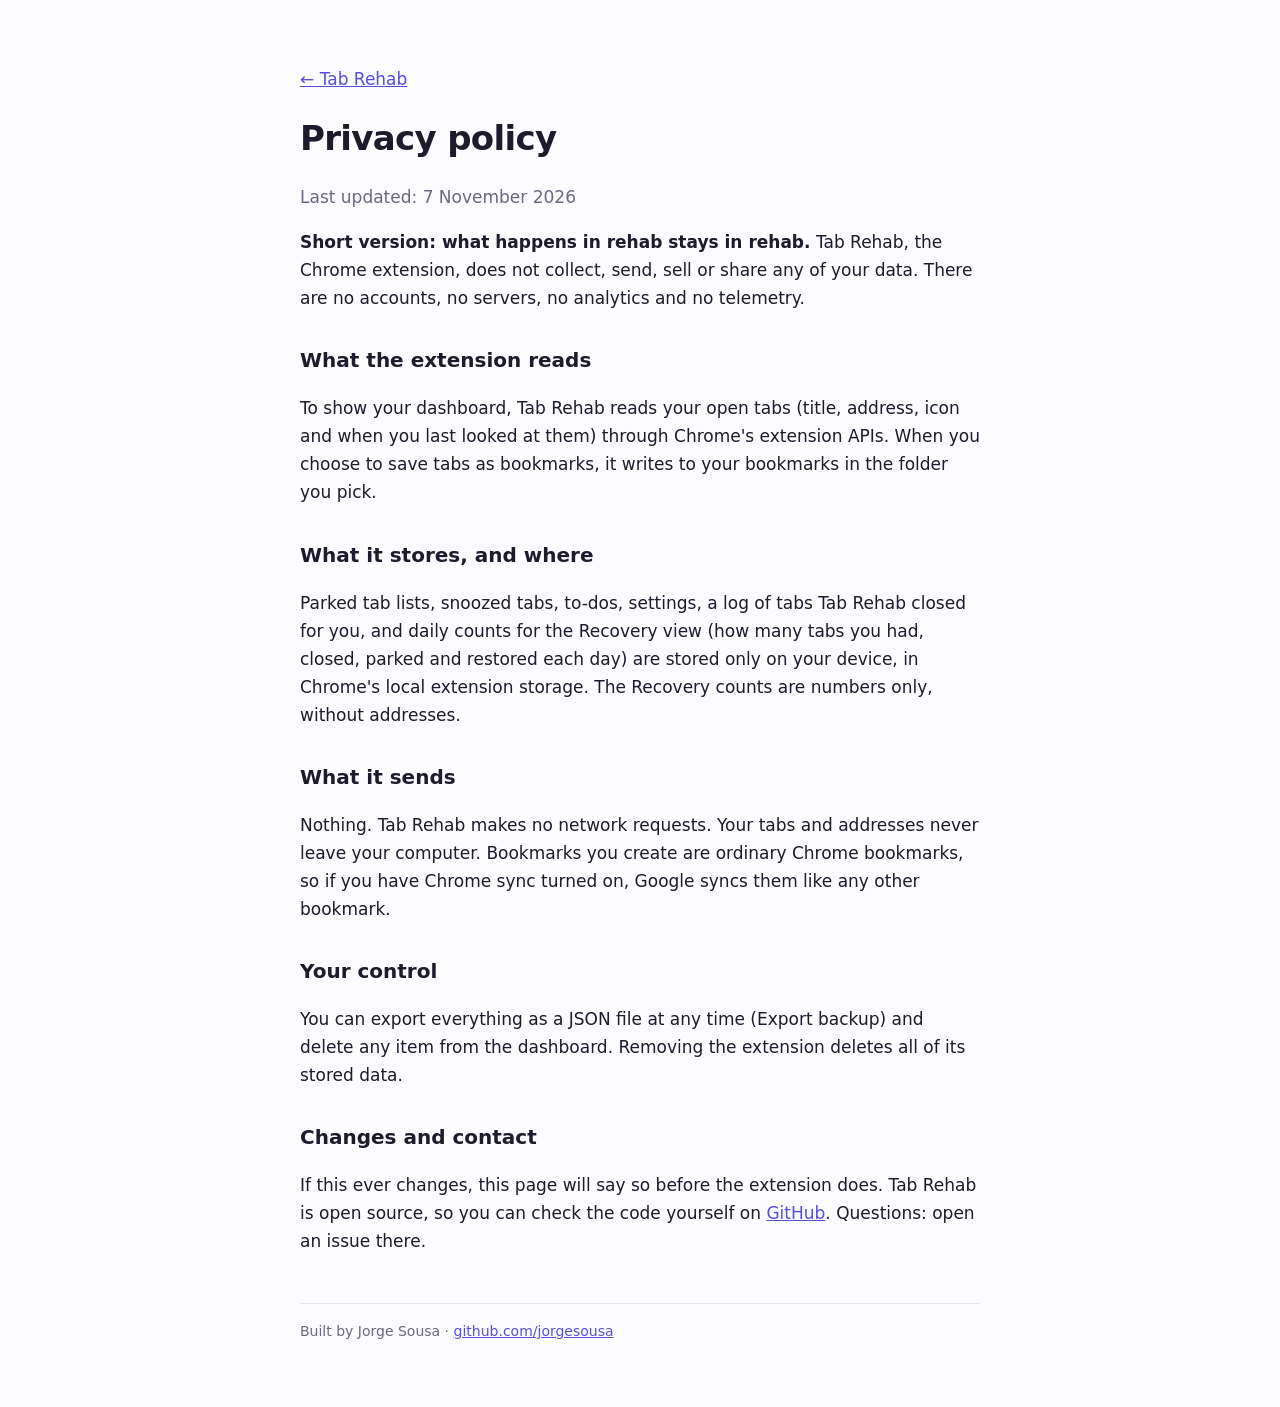
<file: docs/privacy.html>
<!doctype html>
<html lang="en">
<head>
<meta charset="utf-8">
<meta name="viewport" content="width=device-width, initial-scale=1">
<title>Tab Rehab · Privacy policy</title>
<link rel="icon" href="favicon.png">
<style>
:root { --bg: #fcfcfe; --ink: #1d1b2c; --muted: #6b6880; --brand: #5b4cdb; --line: #e6e4f0; }
@media (prefers-color-scheme: dark) { :root { --bg: #111018; --ink: #ecebf4; --muted: #a9a6bd; --brand: #8c80ff; --line: #262432; } }
body { margin: 0; background: var(--bg); color: var(--ink); font: 400 17px/1.65 system-ui, -apple-system, "Segoe UI", sans-serif; }
main { max-width: 680px; margin: 0 auto; padding: 48px 16px 64px; }
h1 { font-size: 34px; letter-spacing: -.02em; margin: 0 0 4px; }
h2 { font-size: 20px; margin: 32px 0 6px; }
a { color: var(--brand); }
.muted { color: var(--muted); }
footer { border-top: 1px solid var(--line); margin-top: 48px; padding-top: 16px; font-size: 14px; color: var(--muted); }
</style>
</head>
<body>
<main>
<p><a href="./">← Tab Rehab</a></p>
<h1>Privacy policy</h1>
<p class="muted">Last updated: 7 November 2026</p>

<p><strong>Short version: what happens in rehab stays in rehab.</strong> Tab Rehab, the Chrome extension, does not collect, send, sell or share any of your data. There are no accounts, no servers, no analytics and no telemetry.</p>

<h2>What the extension reads</h2>
<p>To show your dashboard, Tab Rehab reads your open tabs (title, address, icon and when you last looked at them) through Chrome's extension APIs. When you choose to save tabs as bookmarks, it writes to your bookmarks in the folder you pick.</p>

<h2>What it stores, and where</h2>
<p>Parked tab lists, snoozed tabs, to-dos, settings, a log of tabs Tab Rehab closed for you, and daily counts for the Recovery view (how many tabs you had, closed, parked and restored each day) are stored only on your device, in Chrome's local extension storage. The Recovery counts are numbers only, without addresses.</p>

<h2>What it sends</h2>
<p>Nothing. Tab Rehab makes no network requests. Your tabs and addresses never leave your computer. Bookmarks you create are ordinary Chrome bookmarks, so if you have Chrome sync turned on, Google syncs them like any other bookmark.</p>

<h2>Your control</h2>
<p>You can export everything as a JSON file at any time (Export backup) and delete any item from the dashboard. Removing the extension deletes all of its stored data.</p>

<h2>Changes and contact</h2>
<p>If this ever changes, this page will say so before the extension does. Tab Rehab is open source, so you can check the code yourself on <a href="https://github.com/jorgesousa/tab-rehab">GitHub</a>. Questions: open an issue there.</p>

<footer>Built by Jorge Sousa · <a href="https://github.com/jorgesousa">github.com/jorgesousa</a></footer>
</main>
</body>
</html>
</file>
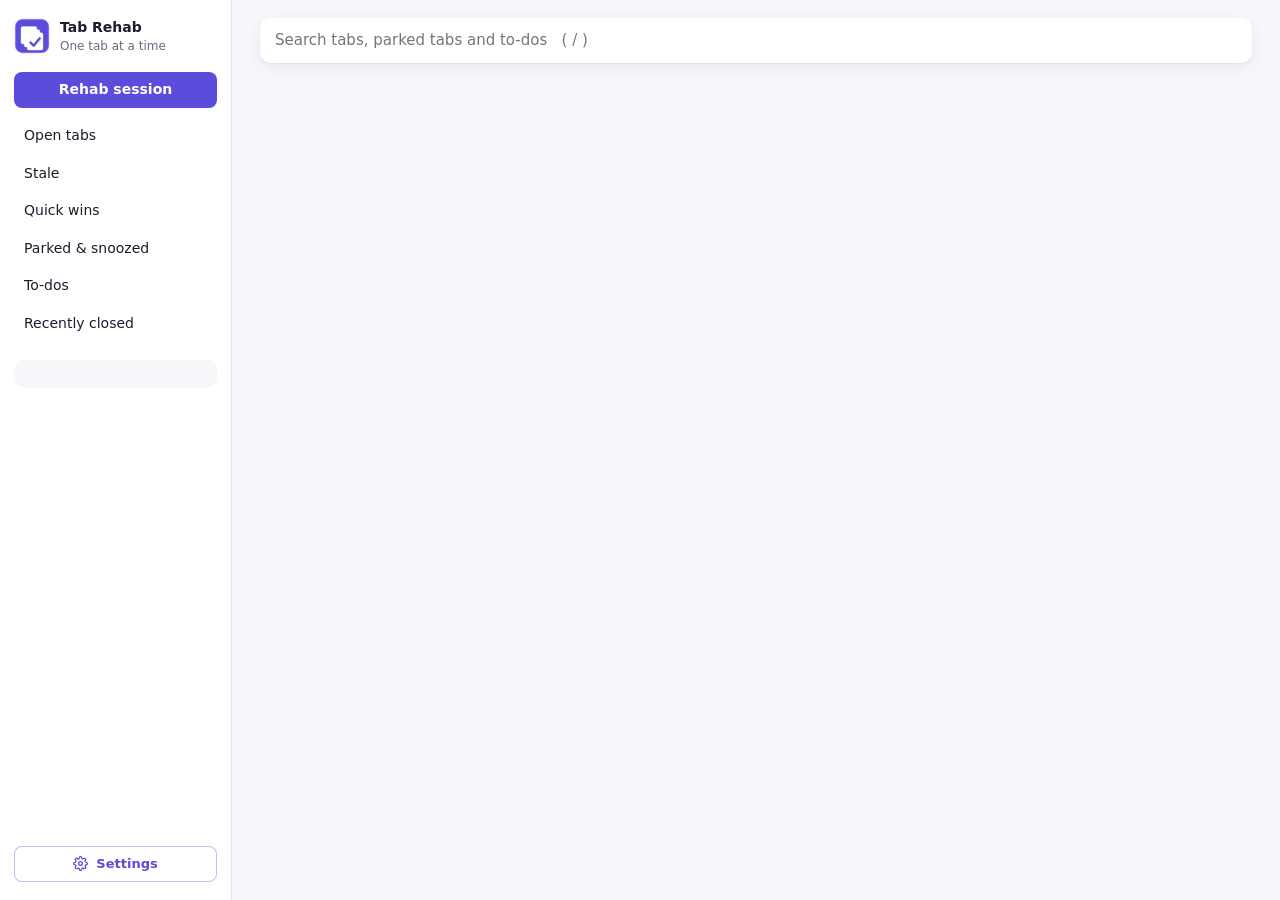
<file: extension/dashboard.html>
<!doctype html>
<html lang="en">
<head>
<meta charset="utf-8">
<title>Tab Rehab</title>
<meta name="viewport" content="width=device-width, initial-scale=1">
<link rel="icon" href="icons/icon32.png">
<link rel="stylesheet" href="dashboard.css">
</head>
<body>
<aside class="side">
  <div class="brand"><img src="icons/icon48.png" alt=""><div><b>Tab Rehab</b><small>One tab at a time</small></div></div>
  <nav id="nav">
    <a data-view="rehab" href="#rehab" class="cta">Rehab session</a>
    <a data-view="tabs" href="#tabs">Open tabs <span class="count" id="c-tabs"></span></a>
    <a data-view="stale" href="#stale">Stale <span class="count warn" id="c-stale"></span></a>
    <a data-view="wins" href="#wins">Quick wins <span class="count warn" id="c-wins"></span></a>
    <a data-view="parked" href="#parked">Parked &amp; snoozed <span class="count" id="c-parked"></span></a>
    <a data-view="todos" href="#todos">To-dos <span class="count" id="c-todos"></span></a>
    <a data-view="closed" href="#closed">Recently closed <span class="count" id="c-closed"></span></a>
  </nav>
  <a class="health" id="health" href="#recovery" title="Your recovery: progress, and how many tabs you ever needed back"></a>
  <div class="side-foot">
    <nav class="nav-foot"><a id="settings-link" class="cta-2" data-view="settings" href="#settings"><svg width="15" height="15" viewBox="0 0 24 24" fill="none" stroke="currentColor" stroke-width="2" stroke-linecap="round" stroke-linejoin="round" aria-hidden="true"><circle cx="12" cy="12" r="3"/><path d="M19.4 15a1.65 1.65 0 0 0 .33 1.82l.06.06a2 2 0 1 1-2.83 2.83l-.06-.06a1.65 1.65 0 0 0-1.82-.33 1.65 1.65 0 0 0-1 1.51V21a2 2 0 1 1-4 0v-.09A1.65 1.65 0 0 0 9 19.4a1.65 1.65 0 0 0-1.82.33l-.06.06a2 2 0 1 1-2.83-2.83l.06-.06A1.65 1.65 0 0 0 4.68 15a1.65 1.65 0 0 0-1.51-1H3a2 2 0 1 1 0-4h.09A1.65 1.65 0 0 0 4.6 9a1.65 1.65 0 0 0-.33-1.82l-.06-.06a2 2 0 1 1 2.83-2.83l.06.06A1.65 1.65 0 0 0 9 4.68a1.65 1.65 0 0 0 1-1.51V3a2 2 0 1 1 4 0v.09a1.65 1.65 0 0 0 1 1.51 1.65 1.65 0 0 0 1.82-.33l.06-.06a2 2 0 1 1 2.83 2.83l-.06.06A1.65 1.65 0 0 0 19.4 9a1.65 1.65 0 0 0 1.51 1H21a2 2 0 1 1 0 4h-.09a1.65 1.65 0 0 0-1.51 1z"/></svg>Settings</a></nav>
    <!-- export / import live in Settings → Your data; these are the hidden workers behind those buttons -->
    <button id="export" hidden></button><input type="file" id="import" accept="application/json" hidden>
  </div>
</aside>

<main>
  <header class="top">
    <input id="search" type="search" placeholder="Search tabs, parked tabs and to-dos   ( / )" autocomplete="off">
    <div id="toolbar" class="toolbar"></div>
  </header>
  <div id="whatsnew" hidden></div>
  <section id="view"></section>
</main>

<div id="bulk" class="bulk" hidden>
  <span id="bulk-n"></span>
  <button data-bulk="park" class="primary">Park &amp; close</button>
  <button data-bulk="todo">Make to-dos</button>
  <button data-bulk="snooze">Snooze</button>
  <button data-bulk="bookmark">Bookmark</button>
  <button data-bulk="close" class="danger">Close</button>
  <button data-bulk="clear" class="ghost">Clear</button>
</div>

<dialog id="todo-dlg">
  <form method="dialog" id="todo-form">
    <h3 id="todo-h">New to-do</h3>
    <div class="seg" id="kind">
      <label><input type="radio" name="kind" value="do" checked><span>To do</span></label>
      <label><input type="radio" name="kind" value="read"><span>Read later</span></label>
    </div>
    <label>What do you need to do?<input name="title" required></label>
    <label>Link<input name="url" placeholder="https://…"></label>
    <label>Note<textarea name="note" rows="3" placeholder="e.g. Reply to Ana about the budget"></textarea></label>
    <label>Remind me</label>
    <div class="quick" data-target="remindAt">
      <button type="button" data-when="2h">In 2 hours</button>
      <button type="button" data-when="tonight">Tonight</button>
      <button type="button" data-when="tomorrow">Tomorrow</button>
      <button type="button" data-when="weekend">Weekend</button>
      <button type="button" data-when="monday">Next Monday</button>
      <button type="button" data-when="none">No reminder</button>
    </div>
    <input name="remindAt" type="datetime-local">
    <label class="check" id="close-wrap"><input type="checkbox" name="closeTab" checked> Close the tab after saving (it lives in the to-do now)</label>
    <div class="dlg-actions">
      <button value="cancel" formnovalidate class="ghost">Cancel</button>
      <button value="save" class="primary">Save to-do</button>
    </div>
  </form>
</dialog>

<dialog id="snooze-dlg">
  <form method="dialog" id="snooze-form">
    <h3 id="snooze-h">Snooze</h3>
    <p class="muted">The tab closes now and reopens by itself at the time you pick.</p>
    <div class="quick big" data-target="wakeAt">
      <button type="button" data-when="2h">In 2 hours</button>
      <button type="button" data-when="tonight">Tonight</button>
      <button type="button" data-when="tomorrow">Tomorrow</button>
      <button type="button" data-when="weekend">Weekend</button>
      <button type="button" data-when="monday">Next Monday</button>
      <button type="button" data-when="month">In a month</button>
    </div>
    <input name="wakeAt" type="datetime-local" required>
    <div class="dlg-actions">
      <button value="cancel" formnovalidate class="ghost">Cancel</button>
      <button value="save" class="primary">Snooze</button>
    </div>
  </form>
</dialog>

<dialog id="bm-dlg">
  <form method="dialog" id="bm-form">
    <h3 id="bm-h">Save as bookmarks</h3>
    <p class="muted" id="bm-sub"></p>
    <label>Save inside<select name="parent"></select></label>
    <label>In a new subfolder (leave empty to save directly)<input name="folder" placeholder="e.g. Porto trip"></label>
    <label class="check"><input type="checkbox" name="closeAfter" checked> <span id="bm-close-label">Close the tabs after saving</span></label>
    <div class="dlg-actions">
      <button value="cancel" formnovalidate class="ghost">Cancel</button>
      <button value="save" class="primary">Save bookmarks</button>
    </div>
  </form>
</dialog>

<div id="toast" class="toast" hidden><span id="toast-msg"></span><a id="toast-link" class="toast-link" hidden></a><button id="toast-btn" class="link"></button></div>
<script src="dashboard.js"></script>
</body>
</html>
</file>
<file: extension/dashboard.css>
:root {
  --bg: #f6f6fb; --panel: #ffffff; --text: #1d1b2c; --muted: #6b6880; --line: #e6e4f0;
  --brand: #5b4cdb; --brand-soft: #ecebfd; --warn: #b86e00; --warn-soft: #fff3df;
  --danger: #c5221f; --danger-soft: #fde8e7; --ok: #1f8a4c; --ok-soft: #e4f5ea;
  --radius: 10px; --shadow: 0 1px 2px rgba(20,16,60,.06), 0 4px 16px rgba(20,16,60,.06);
}
@media (prefers-color-scheme: dark) {
  :root {
    --bg: #14131c; --panel: #1d1c28; --text: #ecebf5; --muted: #9b98b0; --line: #2d2b3b;
    --brand: #8c80ff; --brand-soft: #2a2650; --warn: #f0aa3c; --warn-soft: #3a2c12;
    --danger: #ff6b66; --danger-soft: #3d1c1c; --ok: #4fc483; --ok-soft: #173325;
    --shadow: 0 1px 2px rgba(0,0,0,.3), 0 4px 16px rgba(0,0,0,.3);
  }
}
* { box-sizing: border-box; }
html, body { margin: 0; }
body { min-height: 100vh; }
body { display: flex; background: var(--bg); color: var(--text); font: 14px/1.4 system-ui, -apple-system, "Segoe UI", Roboto, sans-serif; }
button { font: inherit; color: inherit; cursor: pointer; border: 1px solid var(--line); background: var(--panel); border-radius: 8px; padding: 6px 12px; }
button:hover { border-color: var(--brand); }
button.primary { background: var(--brand); color: #fff; border-color: var(--brand); }
button.danger { color: var(--danger); }
button.danger:hover { background: var(--danger-soft); border-color: var(--danger); }
button.ghost { background: transparent; border-color: transparent; }
button.link, label.link { background: none; border: 0; padding: 0; color: var(--muted); cursor: pointer; text-decoration: underline; text-underline-offset: 2px; font-size: 12px; }
input, textarea, select { font: inherit; color: inherit; background: var(--panel); border: 1px solid var(--line); border-radius: 8px; padding: 8px 10px; }
input:focus, textarea:focus, select:focus { outline: 2px solid var(--brand); outline-offset: -1px; }
.muted { color: var(--muted); }

/* Sidebar */
.side { width: 232px; flex: none; padding: 18px 14px; display: flex; flex-direction: column; gap: 18px; border-right: 1px solid var(--line); background: var(--panel); height: 100vh; position: sticky; top: 0; }
.brand { display: flex; gap: 10px; align-items: center; }
.brand img { width: 36px; height: 36px; }
.brand small { display: block; color: var(--muted); font-size: 12px; }
nav { display: flex; flex-direction: column; gap: 2px; }
nav a { display: flex; justify-content: space-between; align-items: center; padding: 8px 10px; border-radius: 8px; color: var(--text); text-decoration: none; }
nav a:hover { background: var(--bg); }
nav a.on { background: var(--brand-soft); color: var(--brand); font-weight: 600; }
nav a.cta { background: var(--brand); color: #fff; font-weight: 600; margin-bottom: 8px; justify-content: center; }
nav a.cta.on { outline: 2px solid var(--brand); outline-offset: 2px; }
.count { font-size: 12px; color: var(--muted); font-variant-numeric: tabular-nums; }
.count.warn:not(:empty) { color: var(--warn); }
.health { display: block; color: inherit; text-decoration: none; background: var(--bg); border: 2px solid transparent; border-radius: var(--radius); padding: 12px; font-size: 13px; transition: border-color .15s; }
.health:hover, .health.on { border-color: var(--brand); }
.health .door { margin-top: 10px; font-weight: 600; color: var(--brand); }
.health .big { font-size: 28px; font-weight: 700; font-variant-numeric: tabular-nums; }
.health .trend.down { color: var(--ok); } .health .trend.up { color: var(--danger); }
.health svg { width: 100%; height: 36px; margin-top: 6px; display: block; }
.side-foot { margin-top: auto; display: flex; gap: 6px; align-items: center; white-space: nowrap; font-size: 13px; }
.side-foot .dot { color: var(--muted); }
.side-foot .set { color: var(--brand); font-weight: 600; text-decoration: none; }
.side-foot .set.on { text-decoration: underline; }

/* Main */
main { flex: 1; min-width: 0; padding: 0 28px 100px; }
.top { position: sticky; top: 0; background: var(--bg); margin: 0 -28px; padding: 18px 28px 12px; z-index: 5; transition: box-shadow .2s; }
/* once content scrolls under it, the header gets a soft edge instead of slicing cards in half */
.top.stuck { box-shadow: 0 1px 0 var(--line), 0 6px 16px -8px rgba(20,16,60,.18); }
#search { width: 100%; padding: 11px 14px; font-size: 15px; border-radius: var(--radius); box-shadow: var(--shadow); border-color: transparent; }
.toolbar { display: flex; flex-wrap: wrap; gap: 8px; align-items: center; margin-top: 12px; }
.toolbar h2 { margin: 0 auto 0 0; font-size: 20px; }
.toolbar .sub { color: var(--muted); font-size: 13px; margin-right: auto; width: 100%; order: 9; }
.seg { display: inline-flex; border: 1px solid var(--line); border-radius: 8px; overflow: hidden; background: var(--panel); }
.seg button, .seg label span { border: 0; border-radius: 0; padding: 6px 12px; display: block; cursor: pointer; }
.seg button.on, .seg input:checked + span { background: var(--brand-soft); color: var(--brand); font-weight: 600; }
.seg input { display: none; }

/* Groups & rows */
.group { background: var(--panel); border-radius: var(--radius); box-shadow: var(--shadow); margin-bottom: 12px; overflow: hidden; }
.ghead { display: flex; align-items: center; gap: 10px; padding: 10px 14px; border-bottom: 1px solid var(--line); }
.ghead .caret { border: 0; background: none; padding: 0 4px; color: var(--muted); }
.ghead b { flex: 1; min-width: 0; overflow: hidden; text-overflow: ellipsis; white-space: nowrap; }
.ghead .n { color: var(--muted); font-size: 12px; }
.ghead button { padding: 3px 9px; font-size: 12px; }
.group.collapsed .rows { display: none; }
.group.collapsed .ghead { border-bottom: 0; }
.row { display: flex; align-items: center; gap: 10px; padding: 7px 14px; border-bottom: 1px solid var(--line); }
.row:last-child { border-bottom: 0; }
.row:hover { background: var(--bg); }
.row.sel { background: var(--brand-soft); }
.fav { width: 16px; height: 16px; flex: none; }
.main { flex: 1; min-width: 0; cursor: pointer; }
.title { white-space: nowrap; overflow: hidden; text-overflow: ellipsis; }
.meta { color: var(--muted); font-size: 12px; white-space: nowrap; overflow: hidden; text-overflow: ellipsis; }
.badges { display: flex; gap: 4px; }
.b { font-size: 11px; padding: 1px 7px; border-radius: 99px; background: var(--bg); color: var(--muted); white-space: nowrap; }
.b.warn { background: var(--warn-soft); color: var(--warn); }
.b.ok { background: var(--ok-soft); color: var(--ok); }
.b.danger { background: var(--danger-soft); color: var(--danger); }
.acts { display: flex; gap: 4px; opacity: 0; transition: opacity .1s; }
.row:hover .acts, .row:focus-within .acts { opacity: 1; }
.acts button { padding: 3px 8px; font-size: 12px; }
.acts .x { color: var(--muted); }
.empty { text-align: center; color: var(--muted); padding: 60px 20px; }
.empty b { display: block; font-size: 18px; color: var(--text); margin-bottom: 6px; }
h3.sec { font-size: 13px; text-transform: uppercase; letter-spacing: .05em; color: var(--muted); margin: 22px 0 8px; }

/* To-dos */
.todo .main .note { color: var(--text); font-size: 13px; opacity: .85; white-space: normal; }
.todo.done .title { text-decoration: line-through; color: var(--muted); }
.todo input[type=checkbox] { width: 18px; height: 18px; }

/* Rehab */
.rehab { max-width: 640px; margin: 20px auto; text-align: center; }
.progress { height: 8px; background: var(--line); border-radius: 99px; overflow: hidden; margin: 6px 0 22px; }
.progress div { height: 100%; background: var(--ok); transition: width .3s; }
.card { background: var(--panel); border-radius: 16px; box-shadow: var(--shadow); padding: 30px; text-align: left; }
.card .h { display: flex; gap: 12px; align-items: center; }
.card .h img { width: 32px; height: 32px; }
.card .t { font-size: 20px; font-weight: 600; word-break: break-word; }
.card .u { color: var(--muted); font-size: 13px; word-break: break-all; margin-top: 4px; }
.card .why { margin-top: 16px; display: flex; gap: 6px; flex-wrap: wrap; }
.choices { display: grid; grid-template-columns: repeat(6, 1fr); gap: 8px; margin-top: 18px; }
.choices button { padding: 12px 6px; display: flex; flex-direction: column; align-items: center; gap: 2px; }
.choices kbd { font: 11px ui-monospace, monospace; color: var(--muted); border: 1px solid var(--line); border-radius: 4px; padding: 0 5px; }
.choices .close { border-color: var(--danger); color: var(--danger); }
.choices .park { border-color: var(--brand); color: var(--brand); }
.rehab .stats { color: var(--muted); margin-top: 16px; font-size: 13px; }

/* Bulk bar, toast, dialog */
.bulk { position: fixed; left: 50%; bottom: 20px; transform: translateX(-50%); background: var(--text); color: var(--bg); border-radius: 12px; padding: 8px 10px 8px 16px; display: flex; gap: 8px; align-items: center; box-shadow: 0 8px 30px rgba(0,0,0,.25); z-index: 20; }
.bulk button { background: transparent; color: inherit; border-color: rgba(127,127,127,.4); }
.bulk button.primary { background: var(--brand); border-color: var(--brand); color: #fff; }
.bulk button.danger { color: #ff8a85; }
.bulk[hidden], .toast[hidden] { display: none; }
.toast { position: fixed; right: 20px; bottom: 20px; background: var(--panel); box-shadow: var(--shadow); border: 1px solid var(--line); padding: 10px 16px; border-radius: 10px; display: flex; gap: 14px; align-items: center; z-index: 30; }
.toast .link { color: var(--brand); font-size: 14px; font-weight: 600; text-decoration: none; }
dialog { border: 0; border-radius: 14px; padding: 22px; width: min(480px, 92vw); background: var(--panel); color: var(--text); box-shadow: 0 20px 60px rgba(0,0,0,.3); }
dialog::backdrop { background: rgba(10,8,30,.4); }
dialog h3 { margin: 0 0 12px; }
dialog form { display: flex; flex-direction: column; gap: 10px; }
dialog label { display: flex; flex-direction: column; gap: 4px; font-size: 13px; color: var(--muted); }
dialog label.check { flex-direction: row; align-items: center; gap: 8px; color: var(--text); }
dialog input, dialog textarea, dialog select { color: var(--text); }
.quick { display: flex; flex-wrap: wrap; gap: 6px; }
.quick button { font-size: 12px; padding: 4px 10px; }
.quick.big button { font-size: 13px; padding: 8px 12px; }
.dlg-actions { display: flex; justify-content: flex-end; gap: 8px; margin-top: 6px; }

/* Recovery */
.recovery { display: grid; gap: 16px; max-width: 760px; }
.rcard { border: 1px solid var(--line); border-radius: var(--radius); padding: 20px; background: var(--panel); box-shadow: var(--shadow); }
.rq { font-size: 12px; text-transform: uppercase; letter-spacing: .06em; opacity: .65; margin-bottom: 6px; }
.rbig { font-size: 24px; font-weight: 700; margin-bottom: 6px; }
.rchips { display: flex; gap: 8px; align-items: center; flex-wrap: wrap; margin: 12px 0; }
.rchart { color: var(--brand); width: 100%; height: 120px; display: block; margin-top: 8px; }
.rchart .budget { stroke: currentColor; opacity: .35; stroke-dasharray: 4 4; }
.ract { margin-top: 14px; }
.small { font-size: 12px; }

/* What's new banner */
#whatsnew { display: flex; align-items: center; gap: 14px; margin: 0 0 16px; padding: 12px 14px 12px 16px; background: var(--brand-soft); border: 1px solid color-mix(in srgb, var(--brand) 25%, transparent); border-radius: var(--radius); }
#whatsnew[hidden] { display: none; }
.wn-tag { flex: none; font-size: 11px; font-weight: 600; text-transform: uppercase; letter-spacing: .05em; color: var(--brand); background: var(--panel); border-radius: 99px; padding: 3px 9px; }
.wn-body { flex: 1; font-size: 14px; color: var(--text); }
.wn-cta { flex: none; font-size: 14px; font-weight: 600; color: #fff; background: var(--brand); padding: 7px 12px; border-radius: 8px; text-decoration: none; }
.wn-x { flex: none; border: 0; background: none; color: var(--muted); cursor: pointer; font-size: 14px; padding: 4px; }

/* Relapse alerts card */
.alist { display: grid; gap: 2px; margin: 14px 0 4px; border-top: 1px solid var(--line); }
.arow { display: flex; gap: 12px; align-items: flex-start; padding: 12px 0; border-bottom: 1px solid var(--line); cursor: pointer; }
.arow > span { display: grid; gap: 2px; }
.arow b { font-size: 14px; }
.arow .muted { font-size: 13px; }
.arow input[type=checkbox] { margin-top: 3px; accent-color: var(--brand); width: 16px; height: 16px; }
.arow input[type=time] { font: inherit; color: var(--text); background: var(--bg); border: 1px solid var(--line); border-radius: 6px; padding: 2px 6px; }
.arow.dim { opacity: .5; }
.alerts .ract { display: flex; gap: 8px; align-items: center; flex-wrap: wrap; }
.alerts .ract .link { margin-left: auto; }
.recovery a { color: var(--brand); }

/* Settings: same groups and rows as the rest of the dashboard */
.side-foot .nav-foot { flex: 1; border-top: 1px solid var(--line); padding-top: 10px; }
.srow { padding: 12px 14px; gap: 16px; cursor: default; }
.srow .main { cursor: default; }
.srow .title { font-weight: 600; }
.srow .meta { white-space: normal; }
.srow.dim { opacity: .5; }
.sctl { flex: none; display: flex; align-items: center; gap: 6px; }
.sctl select, .sctl input[type=time] { font: inherit; color: var(--text); background: var(--panel); border: 1px solid var(--line); border-radius: 8px; padding: 5px 8px; }
.ghead button[disabled] { opacity: .45; cursor: default; }
/* switch */
.switch { appearance: none; width: 36px; height: 20px; border-radius: 99px; background: var(--line); position: relative; cursor: pointer; transition: background .15s; margin: 0; }
.switch::after { content: ""; position: absolute; top: 2px; left: 2px; width: 16px; height: 16px; border-radius: 50%; background: #fff; box-shadow: 0 1px 2px rgba(0,0,0,.25); transition: transform .15s; }
.switch:checked { background: var(--brand); }
.switch:checked::after { transform: translateX(16px); }
.switch:focus-visible { outline: 2px solid var(--brand); outline-offset: 2px; }
/* Settings: secondary button, same shape as "Rehab session" */
.side-foot .nav-foot { border-top: 0; padding-top: 0; }
nav a.cta-2 { justify-content: center; gap: 8px; font-weight: 600; color: var(--brand); border: 1.5px solid color-mix(in srgb, var(--brand) 35%, transparent); background: var(--panel); }
nav a.cta-2:hover { background: var(--brand-soft); border-color: var(--brand); }
nav a.cta-2.on { background: var(--brand-soft); border-color: var(--brand); }
.toast-link { color: inherit; font-weight: 600; text-decoration: underline; text-underline-offset: 2px; margin-left: 4px; }
.srow .meta a { color: var(--brand); }

/* Windows roast + per-window tags */
.roast { display: flex; align-items: center; gap: 12px; margin: 0 0 12px; padding: 10px 14px; background: var(--warn-soft); border-radius: var(--radius); }
.roast-i { font-size: 18px; }
.roast-t { flex: 1; }
.wtags { display: flex; gap: 8px; align-items: center; flex: none; }
.ghead b + .wtags { margin-left: auto; }
.ghead button.primary { padding: 3px 9px; font-size: 12px; }
.recovery a.btn { display: inline-block; padding: 6px 12px; border: 1px solid var(--line); border-radius: 8px; background: var(--panel); color: var(--text); text-decoration: none; }
.recovery a.btn:hover { border-color: var(--brand); }
.recovery .ract { display: flex; gap: 8px; flex-wrap: wrap; align-items: center; }

/* Hall of Shame */
.hall-row { padding: 10px 14px; }
.hall-row .rank { width: 28px; text-align: center; font-size: 20px; font-weight: 700; color: var(--muted); flex: none; }
.hall-row .meta i { font-style: italic; }
.hall-acts { display: flex; gap: 6px; flex: none; }
</file>
